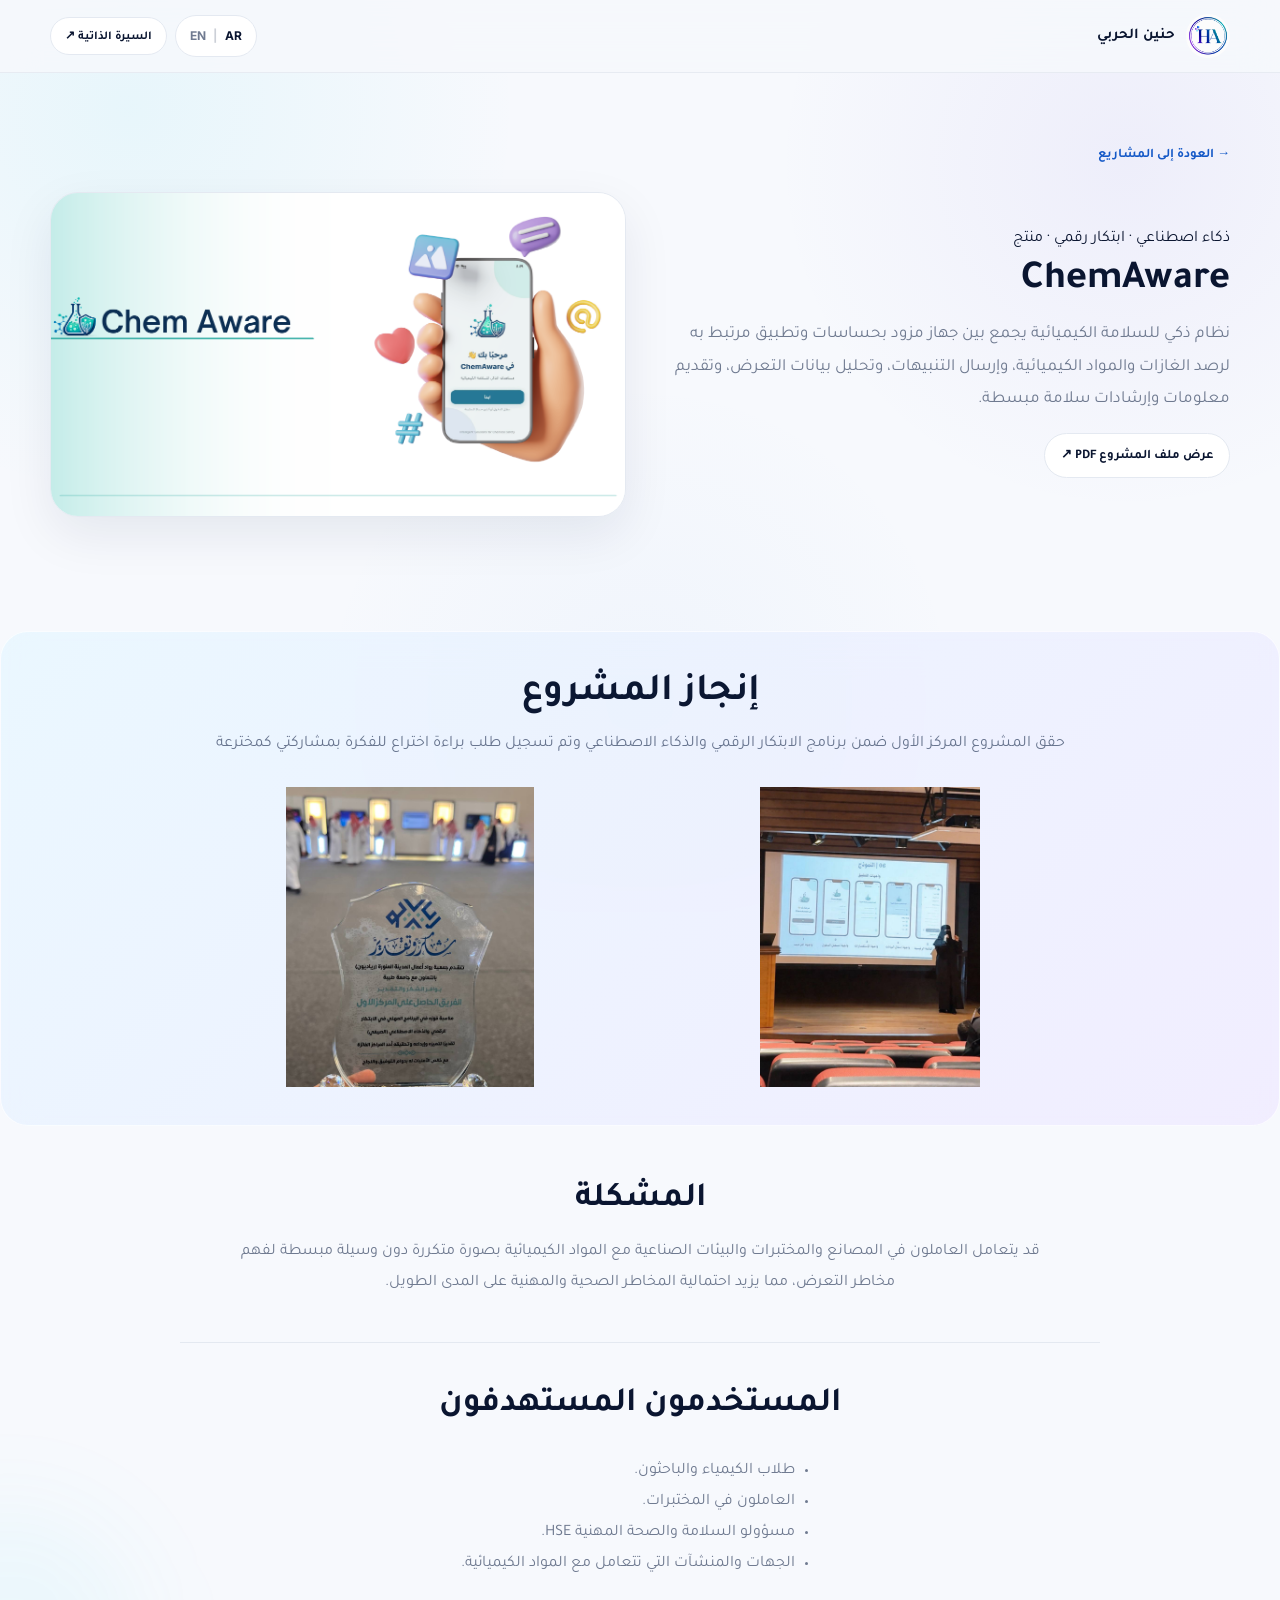
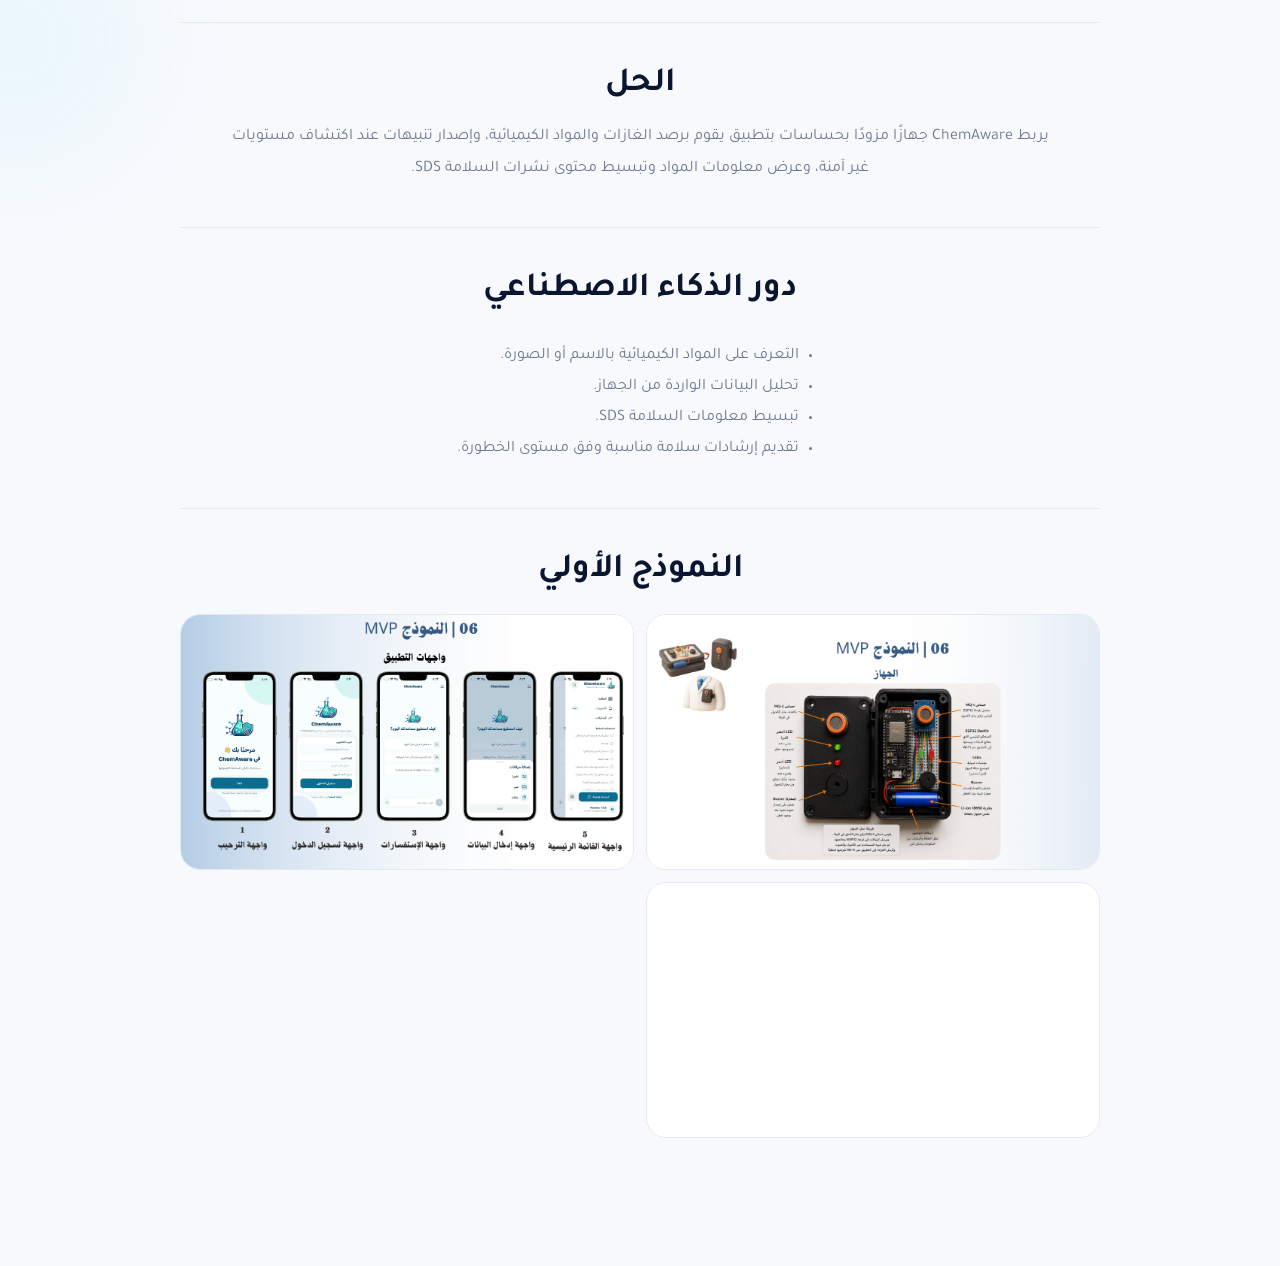
<file: project-chemaware-ar.html>
<!doctype html><html lang="ar" dir="rtl"><head><meta charset="utf-8"><meta name="viewport" content="width=device-width,initial-scale=1"><title>ChemAware | حنين الحربي</title><link rel="icon" href="assets/images/ha-logo.png" type="image/png">
<link rel="preconnect" href="https://fonts.googleapis.com">
<link rel="preconnect" href="https://fonts.gstatic.com" crossorigin>
<link rel="stylesheet" href="https://fonts.googleapis.com/css2?family=Tajawal:wght@400;500;600;700;800&family=Inter:wght@400;500;600;700&display=swap">
<meta name="theme-color" content="#0a1530">
<link rel="stylesheet" href="styles.css"></head><body>
<header class="site-header"><div class="container nav"><a class="brand" href="index-ar.html"><img src="assets/images/ha-logo.png"><strong>حنين الحربي</strong></a><div class="nav-actions"><a class="language-switch" href="project-chemaware-en.html" aria-label="Language switch"><span class="active">AR</span><span class="sep">|</span><span class="">EN</span></a><a class="nav-cv" href="assets/Hanin_Ali_Alharbi_CV_AR.pdf" target="_blank" rel="noopener noreferrer">السيرة الذاتية ↗</a></div></div></header>
<main><section class="project-hero"><div class="container"><a class="back-link" href="index.html#projects">→ العودة إلى المشاريع</a><div class="project-hero-grid"><div data-reveal><div class="kicker">ذكاء اصطناعي · ابتكار رقمي · منتج</div><h1>ChemAware</h1><p>نظام ذكي للسلامة الكيميائية يجمع بين جهاز مزود بحساسات وتطبيق مرتبط به لرصد الغازات والمواد الكيميائية، وإرسال التنبيهات، وتحليل بيانات التعرض، وتقديم معلومات وإرشادات سلامة مبسطة.</p><div class="resource-row"><a class="resource" target="_blank" rel="noopener noreferrer" href="assets/ChemAware_Project.pdf">عرض ملف المشروع PDF ↗</a></div></div><div class="project-cover" data-reveal><img src="assets/images/chemaware/cover.png" alt="ChemAware"></div></div>
</div></section>
<section class="project-achievement">
  <div class="achievement-content">
   
    <h2>إنجاز المشروع</h2>

    <p>
      حقق المشروع المركز الأول ضمن برنامج الابتكار الرقمي والذكاء الاصطناعي
      وتم تسجيل طلب براءة اختراع للفكرة بمشاركتي كمخترعة
    </p>

   <div class="achievement-gallery">
  <div class="achievement-image">
    <img src="assets/images/chemaware-achievement-1.jpg" alt="">
  </div>

  <div class="achievement-image">
    <img src="assets/images/chemaware-achievement-2.jpg" alt="">
  </div>
</div>
  </div>
</section>
<section class="section project-detail-section"><div class="container"><div class="detail-content detail-content-centered">
<section id="problem"><h2>المشكلة</h2><p>قد يتعامل العاملون في المصانع والمختبرات والبيئات الصناعية مع المواد الكيميائية بصورة متكررة دون وسيلة مبسطة لفهم مخاطر التعرض، مما يزيد احتمالية المخاطر الصحية والمهنية على المدى الطويل.</p></section>
<section id="users"><h2>المستخدمون المستهدفون</h2><ul><li>طلاب الكيمياء والباحثون.</li><li>العاملون في المختبرات.</li><li>مسؤولو السلامة والصحة المهنية HSE.</li><li>الجهات والمنشآت التي تتعامل مع المواد الكيميائية.</li></ul></section>
<section id="solution"><h2>الحل</h2><p>يربط ChemAware جهازًا مزودًا بحساسات بتطبيق يقوم برصد الغازات والمواد الكيميائية، وإصدار تنبيهات عند اكتشاف مستويات غير آمنة، وعرض معلومات المواد وتبسيط محتوى نشرات السلامة SDS.</p></section>
<section id="ai"><h2>دور الذكاء الاصطناعي</h2><ul><li>التعرف على المواد الكيميائية بالاسم أو الصورة.</li><li>تحليل البيانات الواردة من الجهاز.</li><li>تبسيط معلومات السلامة SDS.</li><li>تقديم إرشادات سلامة مناسبة وفق مستوى الخطورة.</li></ul></section>
<section id="mvp"><h2>النموذج الأولي</h2><div class="media-grid"><img loading="lazy" decoding="async" src="assets/images/chemaware/mvp-1.png" alt="نموذج الجهاز"><img loading="lazy" decoding="async" src="assets/images/chemaware/mvp-2.png" alt="واجهات التطبيق"><img loading="lazy" decoding="async" src="assets/images/chemaware/mvp-3.png" alt="واجهات التطبيق"></div></section>
</div></div></section></main><script src="script.js"></script></body></html>
</file>
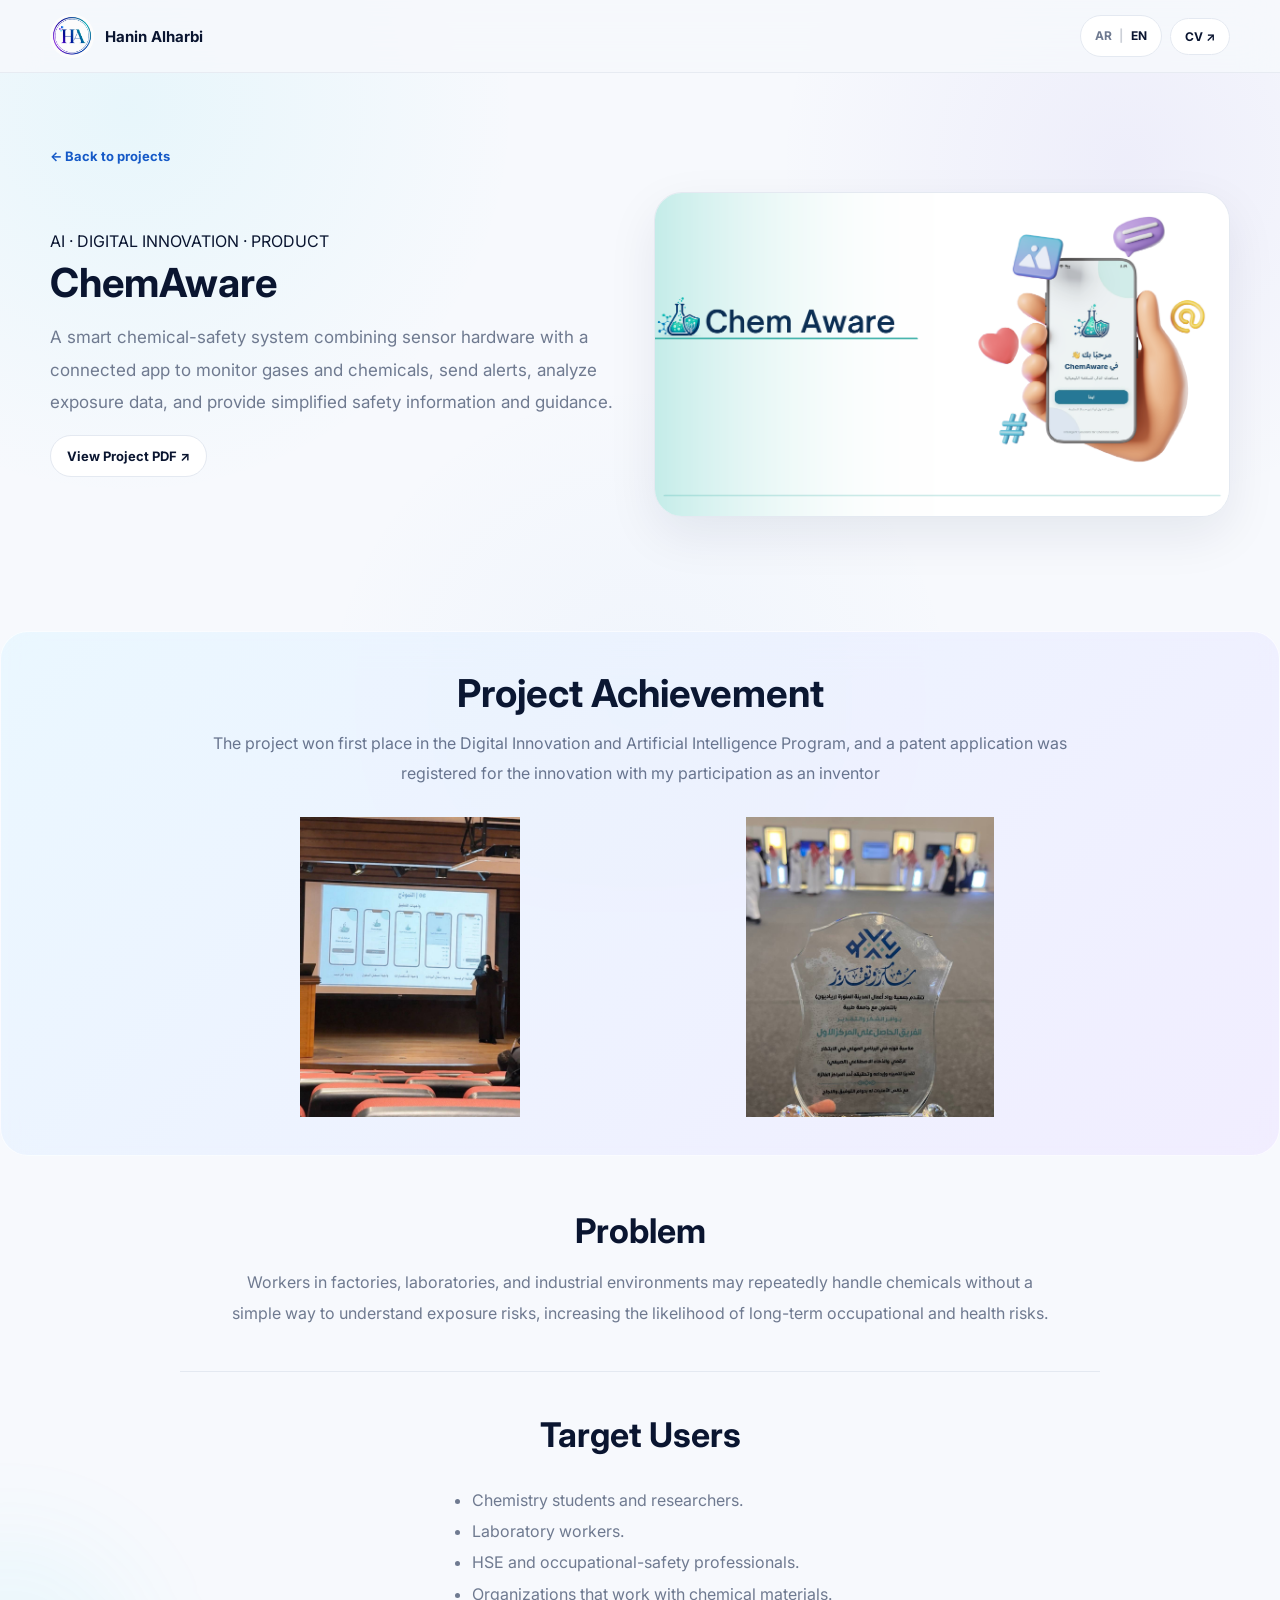
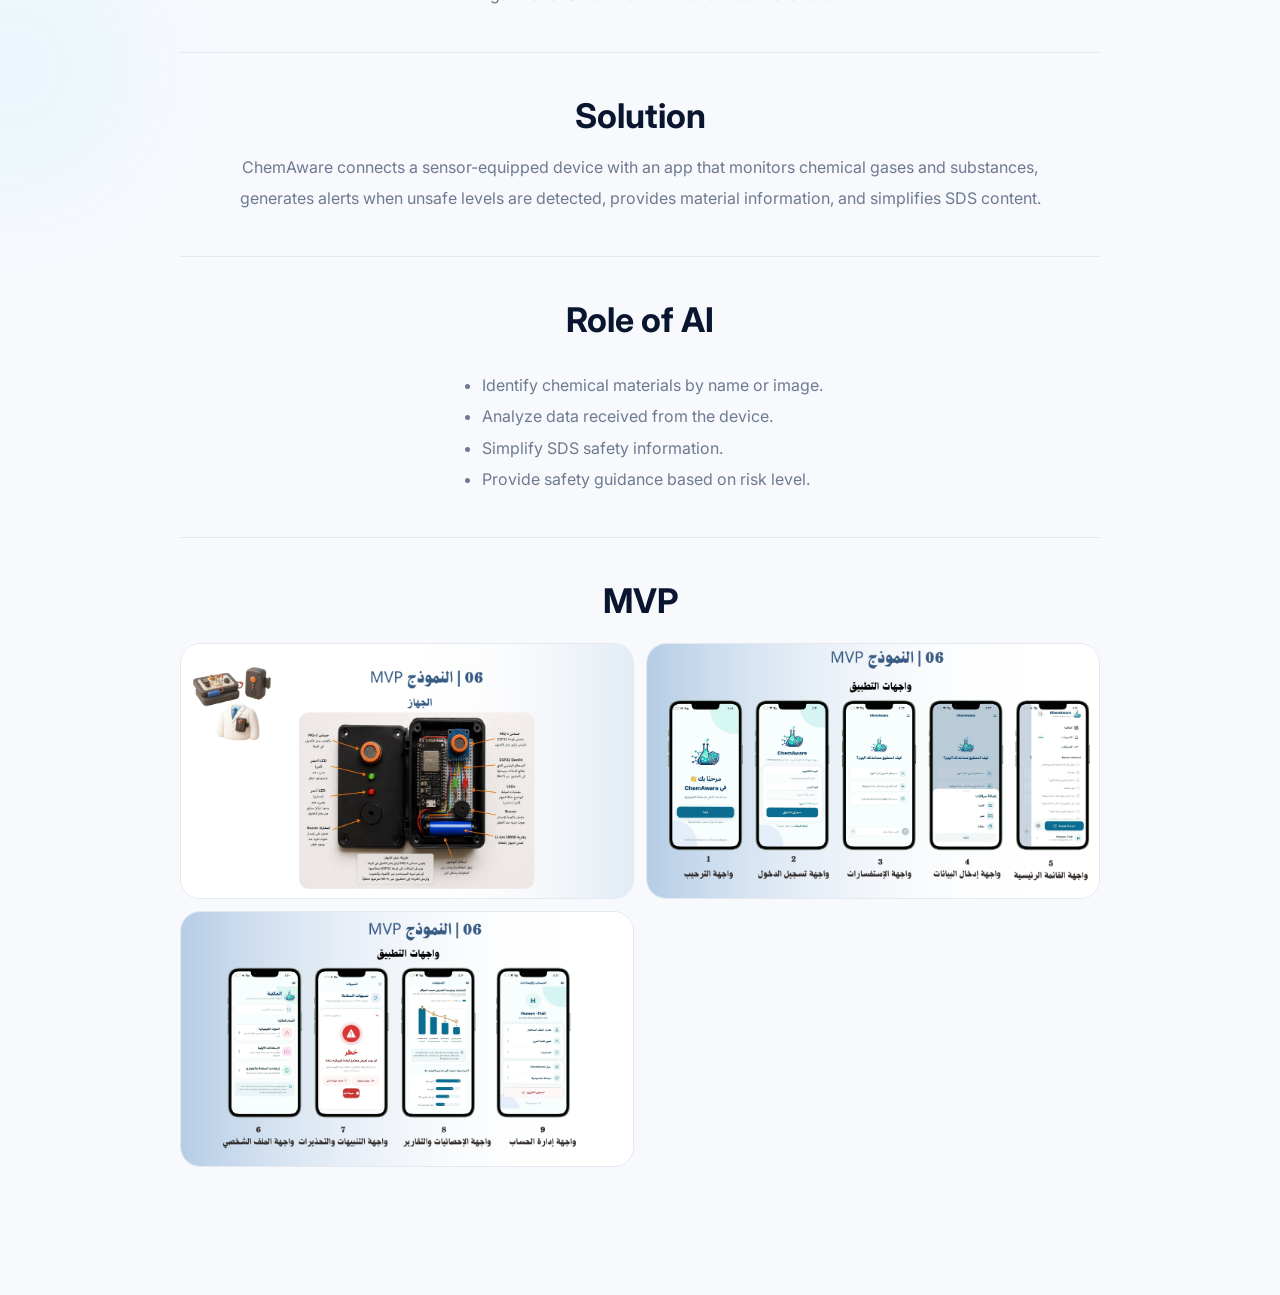
<file: project-chemaware-en.html>
<!doctype html><html lang="en" dir="ltr"><head><meta charset="utf-8"><meta name="viewport" content="width=device-width,initial-scale=1"><title>ChemAware | Hanin Alharbi</title><link rel="icon" href="assets/images/ha-logo.png" type="image/png">
<link rel="preconnect" href="https://fonts.googleapis.com">
<link rel="preconnect" href="https://fonts.gstatic.com" crossorigin>
<link rel="stylesheet" href="https://fonts.googleapis.com/css2?family=Tajawal:wght@400;500;600;700;800&family=Inter:wght@400;500;600;700&display=swap">
<meta name="theme-color" content="#0a1530">
<link rel="stylesheet" href="styles.css"></head><body>
<header class="site-header"><div class="container nav"><a class="brand" href="index.html"><img src="assets/images/ha-logo.png"><strong>Hanin Alharbi</strong></a><div class="nav-actions"><a class="language-switch" href="project-chemaware-ar.html" aria-label="Language switch"><span class="">AR</span><span class="sep">|</span><span class="active">EN</span></a><a class="nav-cv" href="assets/Hanin_Ali_Alharbi_CV_EN.pdf" target="_blank" rel="noopener noreferrer">CV ↗</a></div></div></header>
<main><section class="project-hero"><div class="container"><a class="back-link" href="index-en.html#projects">← Back to projects</a><div class="project-hero-grid"><div data-reveal><div class="kicker">AI · DIGITAL INNOVATION · PRODUCT</div><h1>ChemAware</h1><p>A smart chemical-safety system combining sensor hardware with a connected app to monitor gases and chemicals, send alerts, analyze exposure data, and provide simplified safety information and guidance.</p><div class="resource-row"><a class="resource" target="_blank" rel="noopener noreferrer" href="assets/ChemAware_Project.pdf">View Project PDF ↗</a></div></div><div class="project-cover" data-reveal><img src="assets/images/chemaware/cover.png" alt="ChemAware"></div></div>
</div></section>
<section class="project-achievement">
  <div class="achievement-content">
    
    <h2>Project Achievement</h2>

    <p>
      The project won first place in the Digital Innovation and Artificial Intelligence Program,
      and a patent application was registered for the innovation with my participation as an inventor
    </p>

   <div class="achievement-gallery">
  <div class="achievement-image">
    <img src="assets/images/chemaware-achievement-1.jpg" alt="">
  </div>

  <div class="achievement-image">
    <img src="assets/images/chemaware-achievement-2.jpg" alt="">
  </div>
</div>
  </div>
</section>
<section class="section project-detail-section"><div class="container"><div class="detail-content detail-content-centered">
<section id="problem"><h2>Problem</h2><p>Workers in factories, laboratories, and industrial environments may repeatedly handle chemicals without a simple way to understand exposure risks, increasing the likelihood of long-term occupational and health risks.</p></section>
<section id="users"><h2>Target Users</h2><ul><li>Chemistry students and researchers.</li><li>Laboratory workers.</li><li>HSE and occupational-safety professionals.</li><li>Organizations that work with chemical materials.</li></ul></section>
<section id="solution"><h2>Solution</h2><p>ChemAware connects a sensor-equipped device with an app that monitors chemical gases and substances, generates alerts when unsafe levels are detected, provides material information, and simplifies SDS content.</p></section>
<section id="ai"><h2>Role of AI</h2><ul><li>Identify chemical materials by name or image.</li><li>Analyze data received from the device.</li><li>Simplify SDS safety information.</li><li>Provide safety guidance based on risk level.</li></ul></section>
<section id="mvp"><h2>MVP</h2><div class="media-grid"><img loading="lazy" decoding="async" src="assets/images/chemaware/mvp-1.png" alt="ChemAware hardware MVP"><img loading="lazy" decoding="async" src="assets/images/chemaware/mvp-2.png" alt="ChemAware app screens"><img loading="lazy" decoding="async" src="assets/images/chemaware/mvp-3.png" alt="ChemAware app screens"></div></section>
</div></div></section></main><script src="script.js"></script></body></html>
</file>
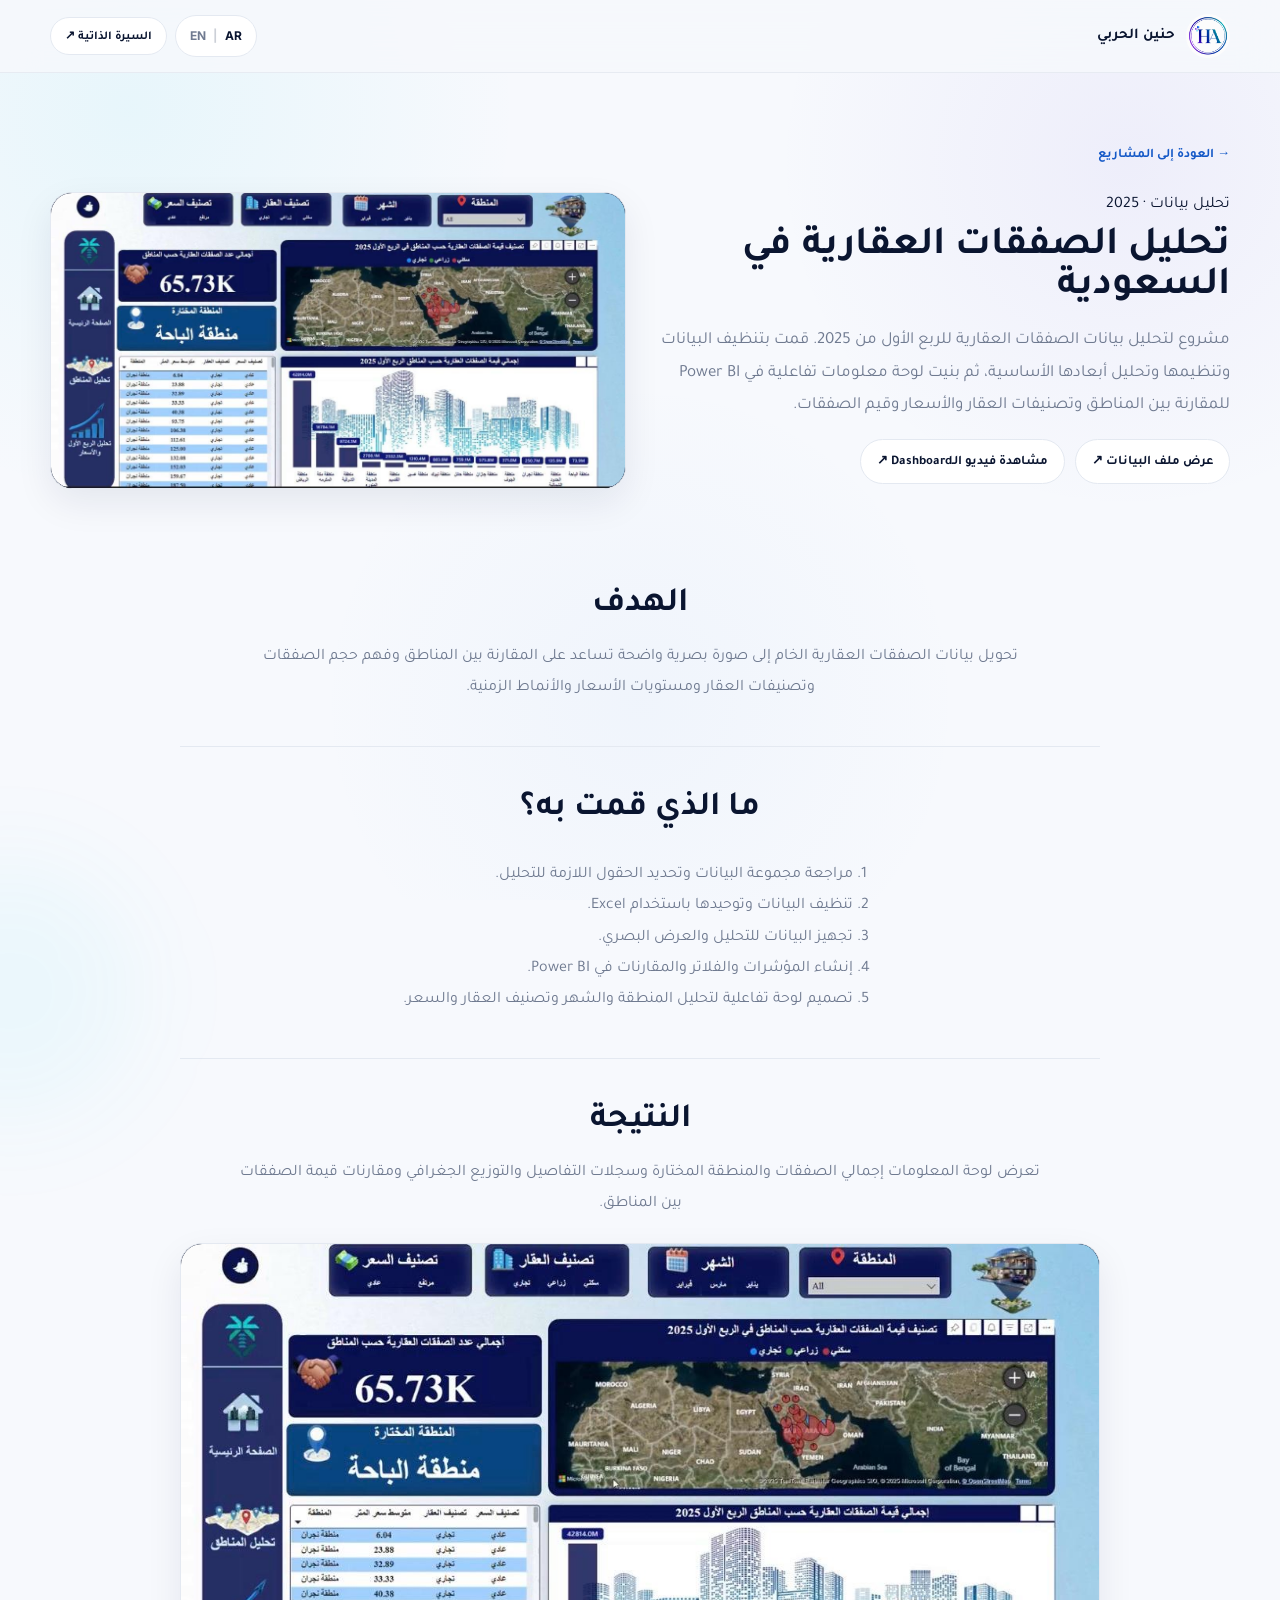
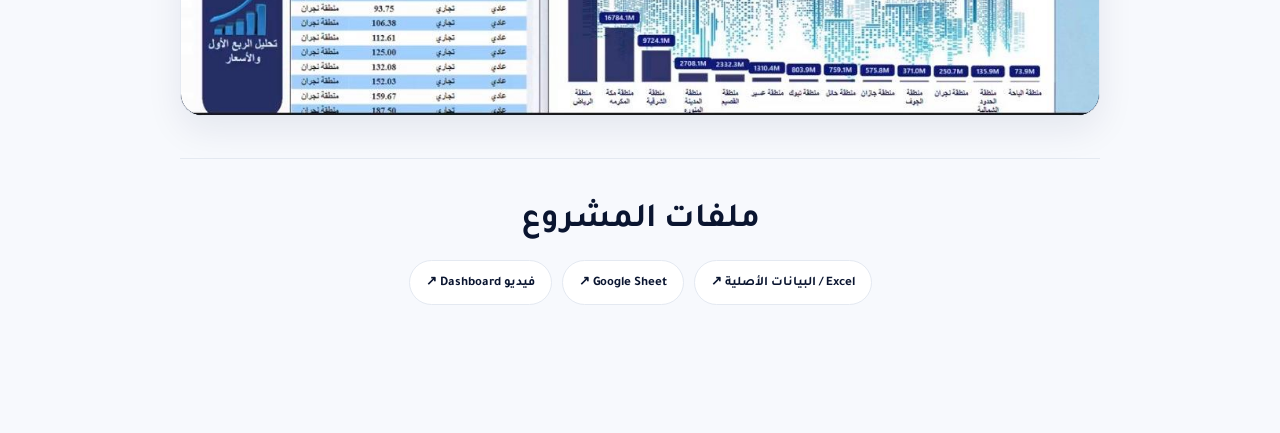
<file: project-real-estate-ar.html>
<!doctype html><html lang="ar" dir="rtl"><head><meta charset="utf-8"><meta name="viewport" content="width=device-width,initial-scale=1"><title>تحليل الصفقات العقارية | حنين الحربي</title><link rel="icon" href="assets/images/ha-logo.png" type="image/png">
<link rel="preconnect" href="https://fonts.googleapis.com">
<link rel="preconnect" href="https://fonts.gstatic.com" crossorigin>
<link rel="stylesheet" href="https://fonts.googleapis.com/css2?family=Tajawal:wght@400;500;600;700;800&family=Inter:wght@400;500;600;700&display=swap">
<meta name="theme-color" content="#0a1530">
<link rel="stylesheet" href="styles.css"></head><body>
<header class="site-header"><div class="container nav"><a class="brand" href="index-ar.html"><img src="assets/images/ha-logo.png"><strong>حنين الحربي</strong></a><div class="nav-actions"><a class="language-switch" href="project-real-estate-en.html" aria-label="Language switch"><span class="active">AR</span><span class="sep">|</span><span class="">EN</span></a><a class="nav-cv" href="assets/Hanin_Ali_Alharbi_CV_AR.pdf" target="_blank" rel="noopener noreferrer">السيرة الذاتية ↗</a></div></div></header>
<main><section class="project-hero"><div class="container"><a class="back-link" href="index.html#projects">→ العودة إلى المشاريع</a><div class="project-hero-grid"><div data-reveal><div class="kicker">تحليل بيانات · 2025</div><h1>تحليل الصفقات العقارية في السعودية</h1><p>مشروع لتحليل بيانات الصفقات العقارية للربع الأول من 2025. قمت بتنظيف البيانات وتنظيمها وتحليل أبعادها الأساسية، ثم بنيت لوحة معلومات تفاعلية في Power BI للمقارنة بين المناطق وتصنيفات العقار والأسعار وقيم الصفقات.</p><div class="resource-row"><a class="resource" target="_blank" rel="noopener noreferrer" href="https://docs.google.com/spreadsheets/d/15472d3d9ULhS4c-Y_HMuHWPDO8WJ7aSF/edit?usp=sharing&ouid=100399747092977598728&rtpof=true&sd=true">عرض ملف البيانات ↗</a><a class="resource" target="_blank" rel="noopener noreferrer" href="https://drive.google.com/open?id=1zUO5CMXjy6cBfomLb_iziB2nRW0GW0NU&usp=drive_copy">مشاهدة فيديو الـDashboard ↗</a></div></div><div class="project-cover project-cover-local-video" data-reveal><video autoplay muted loop playsinline preload="auto" poster="assets/images/real-estate-dashboard.png" aria-label="فيديو مشروع تحليل الصفقات العقارية"><source src="assets/videos/real-estate-dashboard.mp4" type="video/mp4"></video></div></div>
</div></section>
<section class="section project-detail-section"><div class="container"><div class="detail-content detail-content-centered">
<section id="goal"><h2>الهدف</h2><p>تحويل بيانات الصفقات العقارية الخام إلى صورة بصرية واضحة تساعد على المقارنة بين المناطق وفهم حجم الصفقات وتصنيفات العقار ومستويات الأسعار والأنماط الزمنية.</p></section>
<section id="process"><h2>ما الذي قمت به؟</h2><ol><li>مراجعة مجموعة البيانات وتحديد الحقول اللازمة للتحليل.</li><li>تنظيف البيانات وتوحيدها باستخدام Excel.</li><li>تجهيز البيانات للتحليل والعرض البصري.</li><li>إنشاء المؤشرات والفلاتر والمقارنات في Power BI.</li><li>تصميم لوحة تفاعلية لتحليل المنطقة والشهر وتصنيف العقار والسعر.</li></ol></section>
<section id="dashboard"><h2>النتيجة</h2><p>تعرض لوحة المعلومات إجمالي الصفقات والمنطقة المختارة وسجلات التفاصيل والتوزيع الجغرافي ومقارنات قيمة الصفقات بين المناطق.</p><div class="project-result-video"><video autoplay muted loop playsinline preload="auto" poster="assets/images/real-estate-dashboard.png" aria-label="فيديو مشروع تحليل الصفقات العقارية"><source src="assets/videos/real-estate-dashboard.mp4" type="video/mp4"></video></div></section>
<section id="resources"><h2>ملفات المشروع</h2><div class="resource-row"><a class="resource" target="_blank" rel="noopener noreferrer" href="https://drive.google.com/open?id=15472d3d9ULhS4c-Y_HMuHWPDO8WJ7aSF&usp=drive_copy">Excel / البيانات الأصلية ↗</a><a class="resource" target="_blank" rel="noopener noreferrer" href="https://docs.google.com/spreadsheets/d/15472d3d9ULhS4c-Y_HMuHWPDO8WJ7aSF/edit?usp=sharing&ouid=100399747092977598728&rtpof=true&sd=true">Google Sheet ↗</a><a class="resource" target="_blank" rel="noopener noreferrer" href="https://drive.google.com/open?id=1zUO5CMXjy6cBfomLb_iziB2nRW0GW0NU&usp=drive_copy">فيديو Dashboard ↗</a></div></section>
</div></div></section></main><script src="script.js"></script></body></html>
</file>
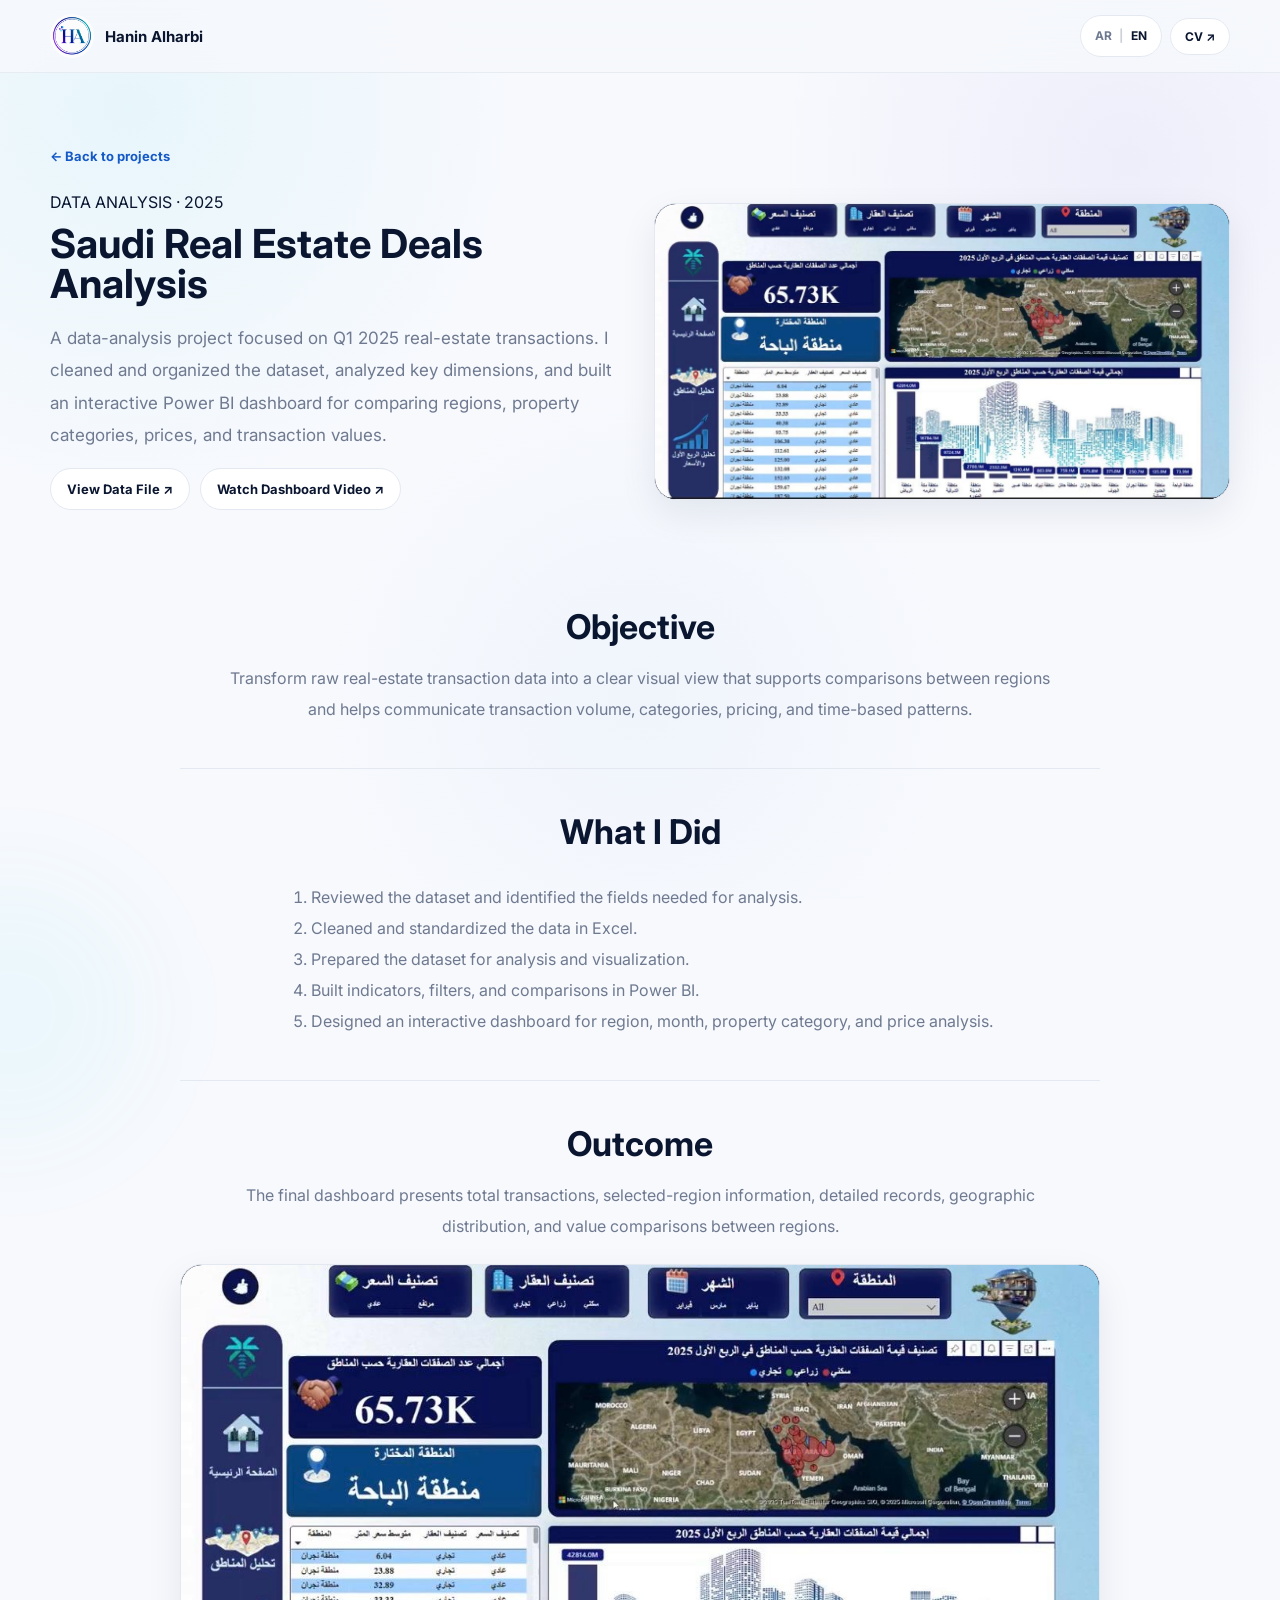
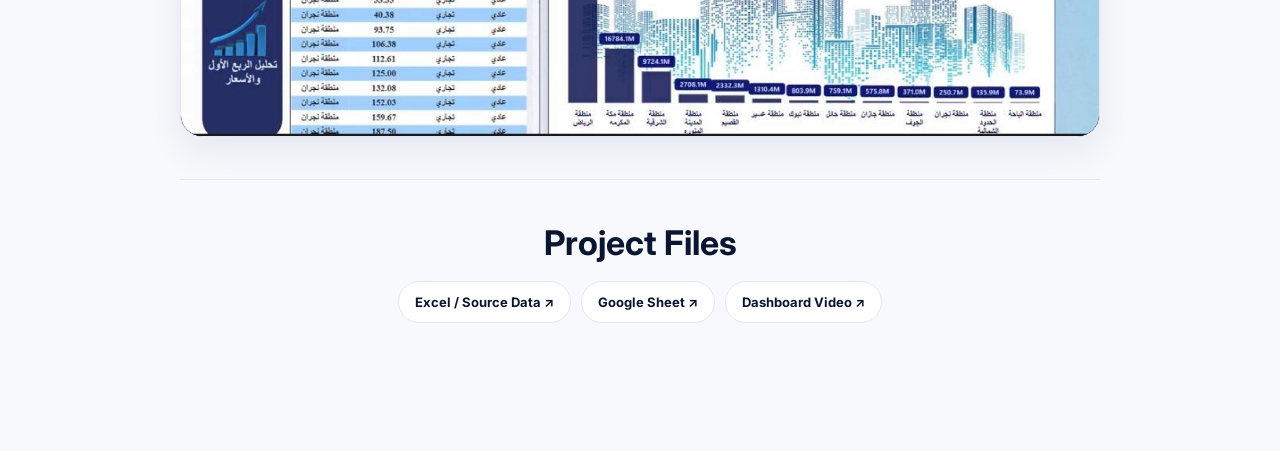
<file: project-real-estate-en.html>
<!doctype html><html lang="en" dir="ltr"><head><meta charset="utf-8"><meta name="viewport" content="width=device-width,initial-scale=1"><title>Saudi Real Estate Analysis | Hanin Alharbi</title><link rel="icon" href="assets/images/ha-logo.png" type="image/png">
<link rel="preconnect" href="https://fonts.googleapis.com">
<link rel="preconnect" href="https://fonts.gstatic.com" crossorigin>
<link rel="stylesheet" href="https://fonts.googleapis.com/css2?family=Tajawal:wght@400;500;600;700;800&family=Inter:wght@400;500;600;700&display=swap">
<meta name="theme-color" content="#0a1530">
<link rel="stylesheet" href="styles.css"></head><body>
<header class="site-header"><div class="container nav"><a class="brand" href="index.html"><img src="assets/images/ha-logo.png"><strong>Hanin Alharbi</strong></a><div class="nav-actions"><a class="language-switch" href="project-real-estate-ar.html" aria-label="Language switch"><span class="">AR</span><span class="sep">|</span><span class="active">EN</span></a><a class="nav-cv" href="assets/Hanin_Ali_Alharbi_CV_EN.pdf" target="_blank" rel="noopener noreferrer">CV ↗</a></div></div></header>
<main><section class="project-hero"><div class="container"><a class="back-link" href="index-en.html#projects">← Back to projects</a><div class="project-hero-grid"><div data-reveal><div class="kicker">DATA ANALYSIS · 2025</div><h1>Saudi Real Estate Deals Analysis</h1><p>A data-analysis project focused on Q1 2025 real-estate transactions. I cleaned and organized the dataset, analyzed key dimensions, and built an interactive Power BI dashboard for comparing regions, property categories, prices, and transaction values.</p><div class="resource-row"><a class="resource" target="_blank" rel="noopener noreferrer" href="https://docs.google.com/spreadsheets/d/15472d3d9ULhS4c-Y_HMuHWPDO8WJ7aSF/edit?usp=sharing&ouid=100399747092977598728&rtpof=true&sd=true">View Data File ↗</a><a class="resource" target="_blank" rel="noopener noreferrer" href="https://drive.google.com/open?id=1zUO5CMXjy6cBfomLb_iziB2nRW0GW0NU&usp=drive_copy">Watch Dashboard Video ↗</a></div></div><div class="project-cover project-cover-local-video" data-reveal><video autoplay muted loop playsinline preload="auto" poster="assets/images/real-estate-dashboard.png" aria-label="Saudi real estate dashboard project video"><source src="assets/videos/real-estate-dashboard.mp4" type="video/mp4"></video></div></div>
</div></section>
<section class="section project-detail-section"><div class="container"><div class="detail-content detail-content-centered">
<section id="goal"><h2>Objective</h2><p>Transform raw real-estate transaction data into a clear visual view that supports comparisons between regions and helps communicate transaction volume, categories, pricing, and time-based patterns.</p></section>
<section id="process"><h2>What I Did</h2><ol><li>Reviewed the dataset and identified the fields needed for analysis.</li><li>Cleaned and standardized the data in Excel.</li><li>Prepared the dataset for analysis and visualization.</li><li>Built indicators, filters, and comparisons in Power BI.</li><li>Designed an interactive dashboard for region, month, property category, and price analysis.</li></ol></section>
<section id="dashboard"><h2>Outcome</h2><p>The final dashboard presents total transactions, selected-region information, detailed records, geographic distribution, and value comparisons between regions.</p><div class="project-result-video"><video autoplay muted loop playsinline preload="auto" poster="assets/images/real-estate-dashboard.png" aria-label="Saudi real estate dashboard project video"><source src="assets/videos/real-estate-dashboard.mp4" type="video/mp4"></video></div></section>
<section id="resources"><h2>Project Files</h2><div class="resource-row"><a class="resource" target="_blank" rel="noopener noreferrer" href="https://drive.google.com/open?id=15472d3d9ULhS4c-Y_HMuHWPDO8WJ7aSF&usp=drive_copy">Excel / Source Data ↗</a><a class="resource" target="_blank" rel="noopener noreferrer" href="https://docs.google.com/spreadsheets/d/15472d3d9ULhS4c-Y_HMuHWPDO8WJ7aSF/edit?usp=sharing&ouid=100399747092977598728&rtpof=true&sd=true">Google Sheet ↗</a><a class="resource" target="_blank" rel="noopener noreferrer" href="https://drive.google.com/open?id=1zUO5CMXjy6cBfomLb_iziB2nRW0GW0NU&usp=drive_copy">Dashboard Video ↗</a></div></section>
</div></div></section></main><script src="script.js"></script></body></html>
</file>
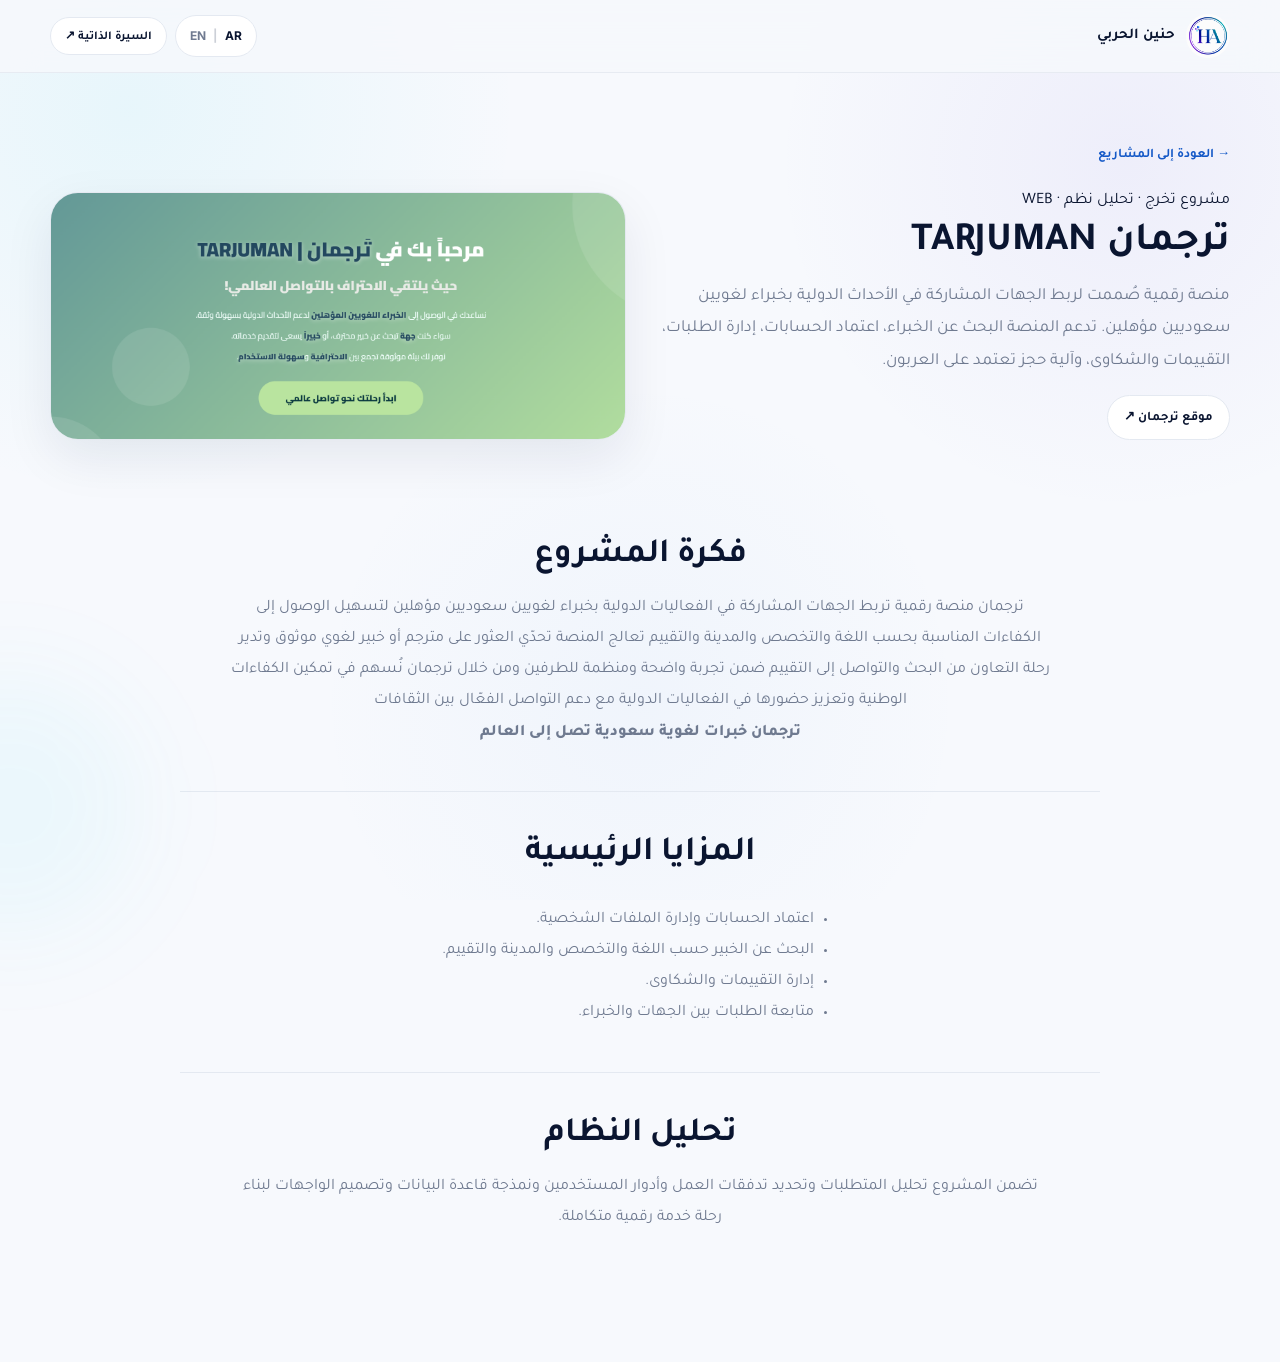
<file: project-tarjuman-ar.html>
<!doctype html><html lang="ar" dir="rtl"><head><meta charset="utf-8"><meta name="viewport" content="width=device-width,initial-scale=1"><title>ترجمان | حنين الحربي</title><link rel="icon" href="assets/images/ha-logo.png" type="image/png">
<link rel="preconnect" href="https://fonts.googleapis.com">
<link rel="preconnect" href="https://fonts.gstatic.com" crossorigin>
<link rel="stylesheet" href="https://fonts.googleapis.com/css2?family=Tajawal:wght@400;500;600;700;800&family=Inter:wght@400;500;600;700&display=swap">
<meta name="theme-color" content="#0a1530">
<link rel="stylesheet" href="styles.css"></head><body>
<header class="site-header"><div class="container nav"><a class="brand" href="index-ar.html"><img src="assets/images/ha-logo.png"><strong>حنين الحربي</strong></a><div class="nav-actions"><a class="language-switch" href="project-tarjuman-en.html" aria-label="Language switch"><span class="active">AR</span><span class="sep">|</span><span class="">EN</span></a><a class="nav-cv" href="assets/Hanin_Ali_Alharbi_CV_AR.pdf" target="_blank" rel="noopener noreferrer">السيرة الذاتية ↗</a></div></div></header>
<main><section class="project-hero"><div class="container"><a class="back-link" href="index-ar.html#projects">→ العودة إلى المشاريع</a><div class="project-hero-grid"><div data-reveal><div class="kicker">مشروع تخرج · تحليل نظم · WEB</div><h1>ترجمان TARJUMAN</h1><p>منصة رقمية صُممت لربط الجهات المشاركة في الأحداث الدولية بخبراء لغويين سعوديين مؤهلين. تدعم المنصة البحث عن الخبراء، اعتماد الحسابات، إدارة الطلبات، التقييمات والشكاوى، وآلية حجز تعتمد على العربون.</p><div class="resource-row"><a class="resource" href="https://tarjuman-demo.lovestoblog.com/" target="_blank" rel="noopener noreferrer">موقع ترجمان ↗</a></div></div><div class="project-cover project-cover-real" data-reveal><img src="assets/images/tarjuman-home.png" alt="TARJUMAN interface"></div></div></div>
</section>
<section class="section project-detail-section"><div class="container"><div class="detail-content detail-content-centered">
<section id="idea"><h2>فكرة المشروع</h2><p>ترجمان منصة رقمية تربط الجهات المشاركة في الفعاليات الدولية بخبراء لغويين سعوديين مؤهلين لتسهيل الوصول إلى الكفاءات المناسبة بحسب اللغة والتخصص والمدينة والتقييم تعالج المنصة تحدّي العثور على مترجم أو خبير لغوي موثوق وتدير رحلة التعاون من البحث والتواصل إلى التقييم ضمن تجربة واضحة ومنظمة للطرفين ومن خلال ترجمان نُسهم في تمكين الكفاءات الوطنية وتعزيز حضورها في الفعاليات الدولية مع دعم التواصل الفعّال بين الثقافات</p><p class="project-tagline">ترجمان خبرات لغوية سعودية تصل إلى العالم</p></section>

<section id="features"><h2>المزايا الرئيسية</h2><ul><li>اعتماد الحسابات وإدارة الملفات الشخصية.</li><li>البحث عن الخبير حسب اللغة والتخصص والمدينة والتقييم.</li><li>إدارة التقييمات والشكاوى.</li><li>متابعة الطلبات بين الجهات والخبراء.</li></ul></section>
<section id="analysis"><h2>تحليل النظام</h2><p>تضمن المشروع تحليل المتطلبات وتحديد تدفقات العمل وأدوار المستخدمين ونمذجة قاعدة البيانات وتصميم الواجهات لبناء رحلة خدمة رقمية متكاملة.</p></section>
</div></div></section></main><script src="script.js"></script></body></html>
</file>
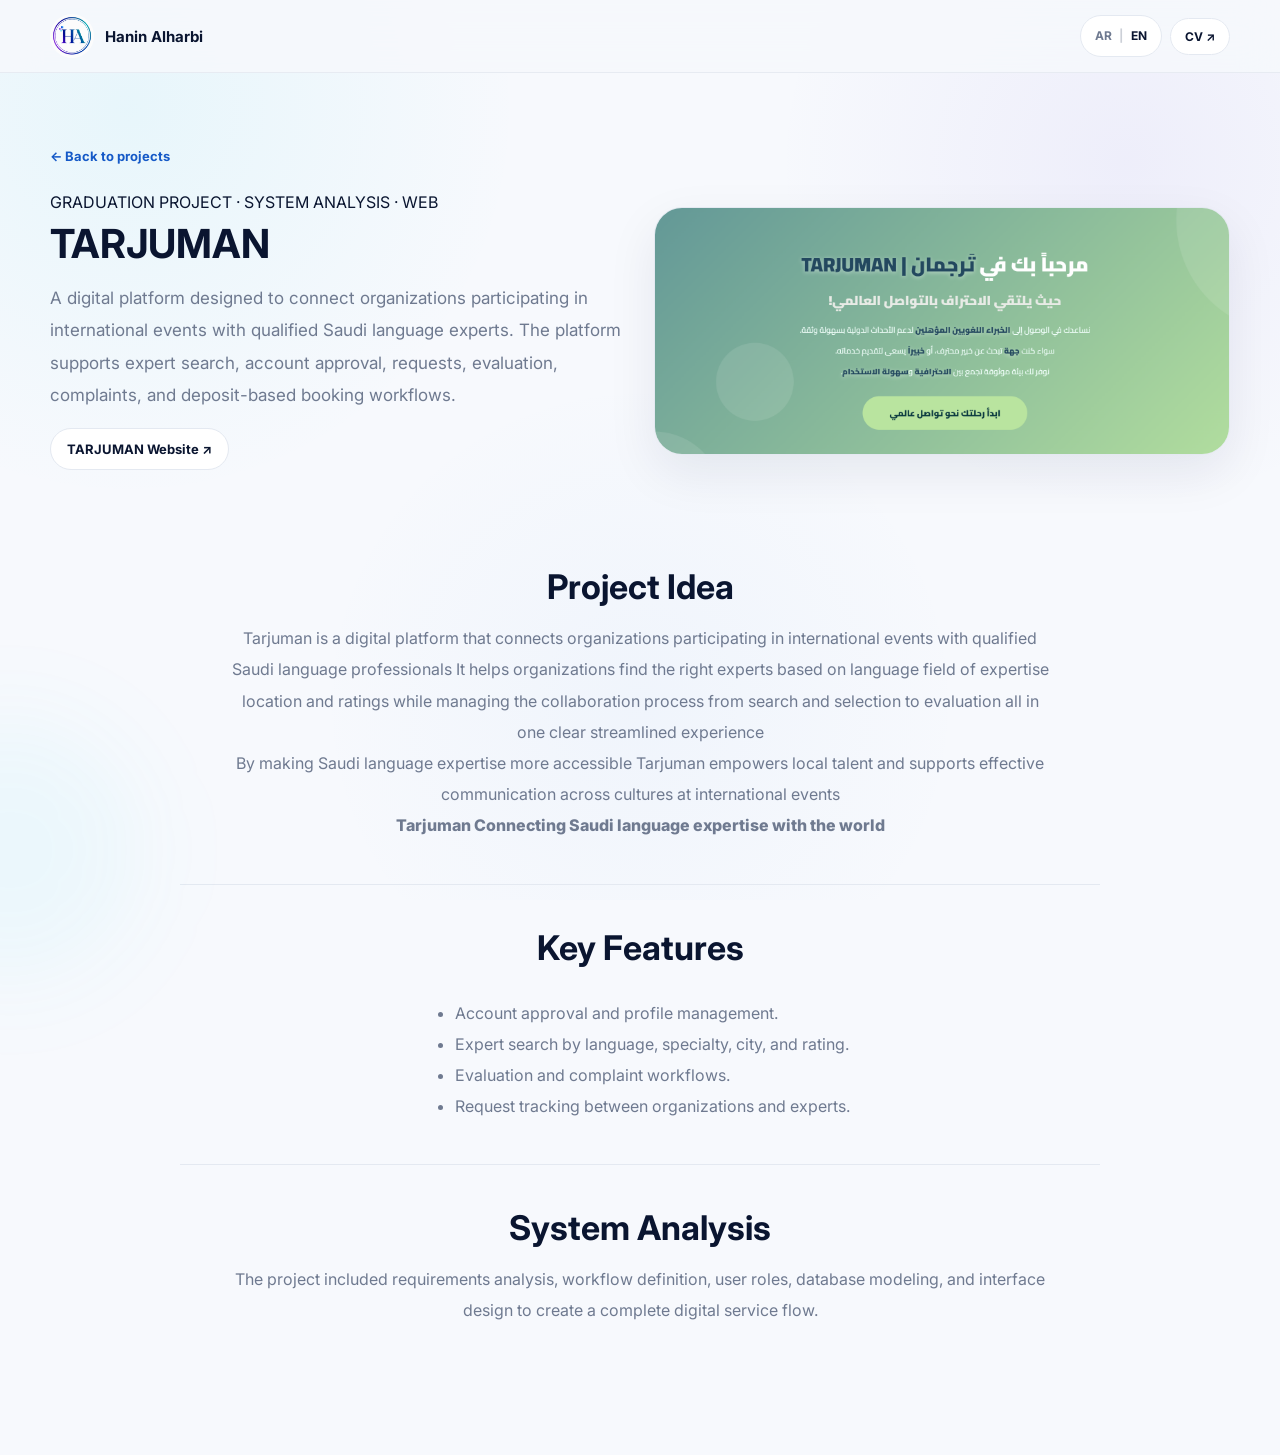
<file: project-tarjuman-en.html>
<!doctype html><html lang="en" dir="ltr"><head><meta charset="utf-8"><meta name="viewport" content="width=device-width,initial-scale=1"><title>TARJUMAN | Hanin Alharbi</title><link rel="icon" href="assets/images/ha-logo.png" type="image/png">
<link rel="preconnect" href="https://fonts.googleapis.com">
<link rel="preconnect" href="https://fonts.gstatic.com" crossorigin>
<link rel="stylesheet" href="https://fonts.googleapis.com/css2?family=Tajawal:wght@400;500;600;700;800&family=Inter:wght@400;500;600;700&display=swap">
<meta name="theme-color" content="#0a1530">
<link rel="stylesheet" href="styles.css"></head><body>
<header class="site-header"><div class="container nav"><a class="brand" href="index.html"><img src="assets/images/ha-logo.png"><strong>Hanin Alharbi</strong></a><div class="nav-actions"><a class="language-switch" href="project-tarjuman-ar.html" aria-label="Language switch"><span class="">AR</span><span class="sep">|</span><span class="active">EN</span></a><a class="nav-cv" href="assets/Hanin_Ali_Alharbi_CV_EN.pdf" target="_blank" rel="noopener noreferrer">CV ↗</a></div></div></header>
<main><section class="project-hero"><div class="container"><a class="back-link" href="index.html#projects">← Back to projects</a><div class="project-hero-grid"><div data-reveal><div class="kicker">GRADUATION PROJECT · SYSTEM ANALYSIS · WEB</div><h1>TARJUMAN</h1><p>A digital platform designed to connect organizations participating in international events with qualified Saudi language experts. The platform supports expert search, account approval, requests, evaluation, complaints, and deposit-based booking workflows.</p><div class="resource-row"><a class="resource" href="https://tarjuman-demo.lovestoblog.com/" target="_blank" rel="noopener noreferrer">TARJUMAN Website ↗</a></div></div><div class="project-cover project-cover-real" data-reveal><img src="assets/images/tarjuman-home.png" alt="TARJUMAN interface"></div></div></div>
</section>
<section class="section project-detail-section"><div class="container"><div class="detail-content detail-content-centered">
<section id="idea"><h2>Project Idea</h2><p>Tarjuman is a digital platform that connects organizations participating in international events with qualified Saudi language professionals It helps organizations find the right experts based on language field of expertise location and ratings while managing the collaboration process from search and selection to evaluation all in one clear streamlined experience</p><p>By making Saudi language expertise more accessible Tarjuman empowers local talent and supports effective communication across cultures at international events</p><p class="project-tagline">Tarjuman Connecting Saudi language expertise with the world</p></section>

<section id="features"><h2>Key Features</h2><ul><li>Account approval and profile management.</li><li>Expert search by language, specialty, city, and rating.</li><li>Evaluation and complaint workflows.</li><li>Request tracking between organizations and experts.</li></ul></section>
<section id="analysis"><h2>System Analysis</h2><p>The project included requirements analysis, workflow definition, user roles, database modeling, and interface design to create a complete digital service flow.</p></section>
</div></div></section></main><script src="script.js"></script></body></html>
</file>
<file: styles.css>
/* ==========================================================================
   Hanin Ali Alharbi — Portfolio Stylesheet
   Organized sections:
   1. Reset & tokens           5. About / Expertise       9.  Certificates
   2. Layout & Header          6. Projects                10. Contact / Footer
   3. Hero                     7. Experience              11. Project detail pages
   4. Sections (generic)       8. Skills                  12. Responsive
   ========================================================================== */

/* 1. Reset & tokens ---------------------------------------------------------
   Fonts are loaded via <link> in <head> (Tajawal for Arabic, Inter for
   English) instead of @import, so the browser fetches them in parallel with
   the page instead of waiting for this stylesheet to load first. */
*{box-sizing:border-box}
html{scroll-behavior:smooth}
body{margin:0;-webkit-font-smoothing:antialiased;text-rendering:optimizeLegibility}
a{text-decoration:none;color:inherit}
img{display:block;max-width:100%}
ul,ol{margin:0}
button{font:inherit}

:root{
  --ink:#0a1530;
  --navy:#111d48;
  --blue:#1559c7;
  --cyan:#26cfe4;
  --violet:#7136dc;
  --paper:#f6f8fc;
  --white:#ffffff;
  --muted:#6f7a90;
  --line:#e4e9f1;
  --shadow:0 18px 50px rgba(12,31,67,.08);
  --font-ar:"Tajawal",Tahoma,Arial,sans-serif;
  --font-en:"Inter","Segoe UI",Arial,sans-serif;
}
html[lang="ar"] body{font-family:var(--font-ar)}
html[lang="en"] body{font-family:var(--font-en)}
html[dir="ltr"] body{direction:ltr;text-align:left}
html[dir="rtl"] body{direction:rtl;text-align:right}

body{
  background:
    radial-gradient(circle at 12% 18%,rgba(38,207,228,.08),transparent 24%),
    radial-gradient(circle at 88% 34%,rgba(113,54,220,.07),transparent 22%),
    var(--paper);
  color:var(--ink);
}

.project-achievement{
  margin-top:72px;
}

.achievement-content{
  padding:38px;
  border:1px solid rgba(255,255,255,.7);
  border-radius:28px;
  background:
    linear-gradient(
      135deg,
      rgba(230,246,255,.75),
      rgba(239,233,255,.75)
    );
  backdrop-filter:blur(18px);
  -webkit-backdrop-filter:blur(18px);
}

.achievement-label{
  display:inline-block;
  margin-bottom:10px;
  font-size:14px;
  font-weight:700;
  color:#2563eb;
}

.achievement-content h2{
  margin:0 0 14px;
  font-size:clamp(28px,3vw,42px);
  color:#0b1732;
}

.achievement-content p{
  margin:0;
  max-width:900px;
  font-size:16px;
  line-height:1.9;
  color:#68758f;
}

.achievement-gallery{
  display:grid;
  grid-template-columns:repeat(2,1fr);
  gap:20px;
  max-width:900px;
  margin:28px auto 0;
}

.achievement-image{
  border-radius:32px;
  overflow:hidden;
  background:transparent;
}

.achievement-image img{
  width:100%;
  height:300px;
  object-fit:contain;
  display:block;
}

.achievement-content{
  text-align:center;
}

.achievement-content h2{
  text-align:center;
  margin:0 0 12px;
}

.achievement-content p{
  margin:0 auto;
  max-width:900px;
  text-align:center;
  line-height:1.9;
}

@media (max-width:768px){
  .achievement-content{
    padding:24px;
  }

  .achievement-gallery{
    grid-template-columns:1fr;
  }

  .achievement-gallery img{
    height:auto;
  }
}

.container{width:min(1180px,calc(100% - 42px));margin:auto}

[data-reveal]{opacity:0;transform:translateY(18px);transition:.65s cubic-bezier(.22,1,.36,1)}
[data-reveal].visible{opacity:1;transform:none}
@media(prefers-reduced-motion:reduce){
  [data-reveal]{opacity:1;transform:none;transition:none}
}

/* 2. Header / navigation ----------------------------------------------------*/
.site-header{
  position:sticky;top:0;z-index:40;padding:14px 0;
  background:rgba(246,248,252,.86);backdrop-filter:blur(18px);
  border-bottom:1px solid rgba(228,233,241,.8);
}
.nav{display:flex;align-items:center;justify-content:space-between;gap:18px}
.brand{display:flex;align-items:center;gap:11px}
.brand img{width:44px;height:44px;border-radius:50%;object-fit:cover}
.brand strong{font-size:15px}
.nav-links{display:flex;align-items:center;gap:24px;font-size:13px;font-weight:700}
.nav-links a:hover{color:var(--blue)}
.nav-actions{display:flex;align-items:center;gap:8px}

.nav-cv{font-size:12px;font-weight:700;padding:10px 14px;border:1px solid var(--line);border-radius:999px;background:#fff;transition:.25s ease}
.nav-cv:hover{transform:translateY(-1px);box-shadow:0 8px 20px rgba(13,35,75,.08)}

.language-switch{
  display:inline-flex;align-items:center;gap:7px;height:42px;padding:0 14px;
  border-radius:999px;border:1px solid var(--line);background:#fff;color:var(--muted);
  font:700 12px/1 Inter,"Segoe UI",Arial,sans-serif;letter-spacing:.02em;transition:.25s ease;
}
.language-switch .active{color:var(--ink)}
.language-switch .sep{opacity:.35}
.language-switch:hover{box-shadow:0 8px 20px rgba(13,35,75,.08);transform:translateY(-1px)}

.back-link{display:inline-flex;align-items:center;gap:8px;font-size:13px;font-weight:700;color:var(--blue);margin-bottom:28px}

/* 3. Hero --------------------------------------------------------------------*/
.hero{
  min-height:640px;position:relative;overflow:hidden;
  display:grid;align-items:center;border-bottom:1px solid var(--line);
  background:linear-gradient(135deg,#f8fbff 0%,#f4f7fb 48%,#f7f3ff 100%);
}
.hero:before{
  content:"";position:absolute;inset:0;z-index:1;
  background:linear-gradient(90deg,rgba(248,251,255,.98),rgba(248,251,255,.88) 62%,rgba(247,243,255,.72));
}
html[dir="rtl"] .hero:before{
  background:linear-gradient(270deg,rgba(248,251,255,.98),rgba(248,251,255,.88) 62%,rgba(247,243,255,.72));
}
.hero:after{
  content:"";position:absolute;inset:-20%;z-index:0;pointer-events:none;
  background:
    radial-gradient(circle at 28% 35%,rgba(38,207,228,.18),transparent 16%),
    radial-gradient(circle at 70% 28%,rgba(113,54,220,.13),transparent 15%),
    radial-gradient(circle at 62% 72%,rgba(21,89,199,.10),transparent 18%);
  filter:blur(34px);animation:techGlow 12s ease-in-out infinite alternate;
}
@keyframes techGlow{
  0%{transform:translate3d(-1%,0,0) scale(1)}
  50%{transform:translate3d(2%,-1%,0) scale(1.04)}
  100%{transform:translate3d(0,1%,0) scale(1.02)}
}

.tech-mesh{position:absolute;inset:0;overflow:hidden;pointer-events:none;z-index:0}
.tech-mesh:before{
  content:"";position:absolute;inset:0;opacity:.34;
  background-image:
    linear-gradient(rgba(30,91,188,.09) 1px,transparent 1px),
    linear-gradient(90deg,rgba(30,91,188,.09) 1px,transparent 1px);
  background-size:72px 72px;
  mask-image:linear-gradient(90deg,transparent 2%,#000 36%,#000 100%);
}
.tech-mesh span{position:absolute;width:9px;height:9px;border-radius:50%;background:var(--cyan);box-shadow:0 0 26px rgba(38,207,228,.45)}
.tech-mesh span:nth-child(1){right:13%;top:18%}
.tech-mesh span:nth-child(2){right:29%;top:42%;background:var(--violet)}
.tech-mesh span:nth-child(3){right:7%;top:66%;background:var(--blue)}
.tech-mesh span:nth-child(4){right:38%;top:18%}
.tech-mesh span:nth-child(5){right:20%;top:78%;background:var(--violet)}

.hero-grid{position:relative;z-index:3;display:grid;grid-template-columns:minmax(0,1.18fr) minmax(320px,.82fr);gap:54px;align-items:center}
.eyebrow{font-size:13px;font-weight:700;color:var(--blue);letter-spacing:.02em}
.role-line{margin-top:6px;color:var(--muted);font-size:13px}

.hero h1.hero-title-inline{
  font-size:clamp(26px,2.5vw,44px);
  line-height:1.16;
  letter-spacing:-.02em;
  margin:18px 0 22px;
  max-width:980px;
  font-weight:700;
}

.hero-dark,
.hero-gradient{
  display:block;
}

.hero-dark{
  white-space:nowrap;
}

.hero-gradient{
  white-space:nowrap;
  background:linear-gradient(90deg,#2563eb,#22c1dc,#7c3aed);
  -webkit-background-clip:text;
  background-clip:text;
  color:transparent;
}
.hero h1.hero-title-inline .accent{
  display:inline;background:linear-gradient(90deg,var(--blue),var(--cyan),var(--violet));
  -webkit-background-clip:text;background-clip:text;color:transparent;
}
.hero p{font-size:17px;line-height:1.9;color:var(--muted);max-width:700px;margin:0}
.hero-actions{display:flex;gap:10px;flex-wrap:wrap;margin-top:28px}

.btn{
  display:inline-flex;align-items:center;justify-content:center;gap:8px;
  padding:13px 19px;border-radius:999px;border:1px solid var(--line);
  background:#fff;font-size:13px;font-weight:700;transition:.25s ease;
}
.btn:hover{transform:translateY(-2px);box-shadow:0 10px 24px rgba(13,35,75,.10)}
.btn.primary{background:var(--ink);color:#fff;border-color:var(--ink)}

.hero-card{
  background:rgba(255,255,255,.76);border:1px solid rgba(255,255,255,.9);
  backdrop-filter:blur(18px);border-radius:28px;padding:18px;box-shadow:var(--shadow);
}
.logo-stage{
  min-height:380px;border-radius:24px;background:linear-gradient(145deg,#fff,#f8fbff);
  display:grid;place-items:center;position:relative;overflow:hidden;
}
.logo-stage:before{content:"";position:absolute;width:340px;height:340px;border:1px solid rgba(21,89,199,.16);border-radius:50%}
.logo-stage:after{content:"";position:absolute;width:250px;height:250px;border:1px solid rgba(113,54,220,.13);border-radius:50%;transform:translate(80px,70px)}
.logo-stage img{width:min(78%,360px);position:relative;z-index:2}
.hero-tags{display:flex;gap:8px;flex-wrap:wrap;margin-top:16px;padding:0 4px 2px}
.chip{font-size:12px;padding:8px 12px;border-radius:999px;background:#fff;border:1px solid var(--line)}

/* 4. Sections (generic) -------------------------------------------------------*/
.section{padding:86px 0;position:relative}
.section.alt{background:#fff;border-top:1px solid var(--line);border-bottom:1px solid var(--line)}
.section:not(.alt):before{
  content:"";position:absolute;width:260px;height:260px;border-radius:50%;
  background:rgba(38,207,228,.055);filter:blur(48px);left:-120px;top:22%;pointer-events:none;
}
.section.alt:after{
  content:"";position:absolute;width:300px;height:300px;border-radius:50%;
  background:rgba(113,54,220,.05);filter:blur(55px);right:-140px;bottom:12%;pointer-events:none;
}

.simple-section-title{margin-bottom:34px}
.simple-section-title .kicker{color:var(--blue);font-size:13px;font-weight:700;margin-bottom:8px}
.simple-section-title h2{font-size:clamp(38px,4.6vw,64px);line-height:1.05;margin:0;letter-spacing:-.02em}
.centered-title,.centered-copy{text-align:center}
.centered-copy{max-width:900px;margin:0 auto 38px}
.centered-copy p{max-width:830px;margin:16px auto 0;color:var(--muted);font-size:17px;line-height:1.9}

/* 5. About / Expertise ----------------------------------------------------------*/
.expertise-grid{display:grid;grid-template-columns:repeat(4,1fr);gap:12px;margin-top:18px}
.expertise-card{background:#fff;border:1px solid var(--line);border-radius:24px;padding:24px;min-height:190px}
html[lang="ar"] .expertise-card{text-align:right}
html[lang="en"] .expertise-card{text-align:left}
.expertise-card small{color:var(--blue);font-weight:700}
.expertise-card h3{font-size:21px;margin:26px 0 10px}
.expertise-card p{color:var(--muted);font-size:14px;line-height:1.75;margin:0}

/* 6. Projects -------------------------------------------------------------------*/
.projects-grid{display:grid;grid-template-columns:repeat(2,1fr);gap:18px}
.project-card{overflow:hidden;transition:.28s ease;background:#fff;border:1px solid var(--line);border-radius:24px;display:block}
.project-card:hover{transform:translateY(-5px);box-shadow:var(--shadow)}
.project-thumb{height:280px;background:#eaf0f8;overflow:hidden}
.project-thumb img{width:100%;height:100%;object-fit:cover}
.project-body{padding:26px 28px 29px;text-align:center}
.project-type{font-size:11px;font-weight:700;color:var(--blue);margin-bottom:11px}
.project-body h3{font-size:27px;margin:0 0 10px;line-height:1.3}
.project-body p{color:var(--muted);line-height:1.8;max-width:590px;margin:12px auto 0}
.project-meta{display:flex;justify-content:center;align-items:center;gap:16px;margin-top:18px;font-size:12px;font-weight:700}

/* 7. Experience -----------------------------------------------------------------*/
.experience-card{background:#fff;border:1px solid var(--line);border-radius:24px;padding:28px}
.experience-pro{display:grid;grid-template-columns:150px 1fr;gap:26px;align-items:start}
.experience-brand{display:grid;place-items:center;min-height:150px;padding-inline-end:24px;border-inline-end:1px solid var(--line)}
.experience-brand img{width:120px;max-height:120px;object-fit:contain}
.experience-main{min-width:0}
.exp-top{display:flex;justify-content:space-between;gap:18px;align-items:start;margin-bottom:12px}
.exp-label{font-size:12px;color:var(--blue);font-weight:700;margin-bottom:7px}
.exp-top h3{font-size:27px;margin:3px 0 6px;line-height:1.3}
.exp-top p{margin:0;color:var(--muted)}
.exp-date{color:var(--blue);font-size:13px;font-weight:700;white-space:nowrap}
.exp-row{display:grid;grid-template-columns:34px 1fr;gap:12px;padding:14px 0;border-top:1px solid var(--line)}
.exp-row span{font-size:11px;color:var(--muted)}
.exp-row p{margin:0;line-height:1.75;font-size:15px}

/* 8. Skills ---------------------------------------------------------------------*/
.skills-section{
  position:relative;isolation:isolate;padding:88px 0 96px;overflow:hidden;
  background:linear-gradient(140deg,#08142e 0%,#0a1e45 48%,#13245f 100%);
  color:#fff;
}
.skills-content{position:relative;z-index:3}
.skills-section .simple-section-title{max-width:800px;margin:0 auto 44px;text-align:center}
.skills-section .simple-section-title h2{color:#fff;font-size:clamp(32px,3.6vw,48px)}
.skills-section .kicker{display:none}

.technical-skills-grid{
  display:grid;grid-template-columns:repeat(5,minmax(0,1fr));
  gap:10px;max-width:1080px;margin:0 auto;
}
.technical-skill-card{
  min-height:94px;padding:14px 10px;gap:9px;border-radius:16px;
  display:flex;flex-direction:column;align-items:center;justify-content:center;text-align:center;
  border:1px solid rgba(255,255,255,.12);background:rgba(255,255,255,.055);
  backdrop-filter:blur(10px);color:#fff;
  transition:transform .25s ease,background .25s ease,border-color .25s ease;
}
.technical-skill-card:hover{transform:translateY(-3px);background:rgba(255,255,255,.09);border-color:rgba(255,255,255,.22)}
.technical-skill-card img{width:31px;height:31px;flex:0 0 31px;object-fit:contain}
.technical-skill-card span{color:#fff;font-size:12px;font-weight:600;line-height:1.35;max-width:170px}

.skills-motion-bg{position:absolute;inset:0;z-index:0;pointer-events:none;overflow:hidden}
.skills-motion-bg:before,.skills-motion-bg:after{
  content:"";position:absolute;inset:-20%;opacity:.32;
  background-image:
    linear-gradient(rgba(86,151,255,.12) 1px,transparent 1px),
    linear-gradient(90deg,rgba(86,151,255,.12) 1px,transparent 1px);
  background-size:58px 58px;transform:rotate(18deg);
  animation:skillsGridDrift 24s linear infinite;
}
.skills-motion-bg:after{opacity:.15;background-size:92px 92px;transform:rotate(-12deg);animation-duration:34s;animation-direction:reverse}

.mesh{
  position:absolute;width:240px;height:240px;
  clip-path:polygon(50% 0%, 90% 18%, 100% 58%, 72% 100%, 22% 87%, 0 46%, 18% 12%);
  border:1px solid rgba(133,106,255,.35);
  background:
    linear-gradient(135deg,rgba(72,65,255,.10),rgba(255,45,189,.17)),
    radial-gradient(circle at 30% 25%,rgba(46,218,255,.16),transparent 38%);
  filter:drop-shadow(0 0 32px rgba(113,48,229,.15));
  opacity:.55;
}
.mesh:before,.mesh:after{
  content:"";position:absolute;inset:15%;
  clip-path:polygon(50% 0%, 90% 18%, 100% 58%, 72% 100%, 22% 87%, 0 46%, 18% 12%);
  border:1px solid rgba(59,215,239,.26);
}
.mesh:after{inset:30%;border-color:rgba(255,66,190,.23)}
.mesh-1{left:4%;top:10%;animation:meshFloat1 11s ease-in-out infinite}
.mesh-2{right:5%;top:20%;width:290px;height:290px;animation:meshFloat2 14s ease-in-out infinite}
.mesh-3{left:42%;bottom:-95px;width:320px;height:320px;opacity:.32;animation:meshFloat3 17s ease-in-out infinite}

.glow{position:absolute;border-radius:50%;filter:blur(52px);opacity:.24}
.glow-1{width:320px;height:320px;left:-80px;bottom:-110px;background:#14d9ed;animation:glowMove1 13s ease-in-out infinite}
.glow-2{width:360px;height:360px;right:-100px;top:-130px;background:#8b32ec;animation:glowMove2 15s ease-in-out infinite}

.orbit{position:absolute;width:360px;height:360px;border-radius:50%;border:1px solid rgba(112,202,255,.12)}
.orbit:before{content:"";position:absolute;width:7px;height:7px;border-radius:50%;background:#58e8f2;box-shadow:0 0 18px rgba(88,232,242,.7);top:50%;left:-4px}
.orbit-1{left:14%;top:-170px;animation:orbitSpin 22s linear infinite}
.orbit-2{right:9%;bottom:-210px;width:430px;height:430px;border-color:rgba(173,94,255,.12);animation:orbitSpin 28s linear infinite reverse}
.orbit-2:before{background:#d95cf5;box-shadow:0 0 18px rgba(217,92,245,.7)}

@keyframes skillsGridDrift{from{transform:translate3d(-4%,-3%,0) rotate(18deg)}to{transform:translate3d(6%,7%,0) rotate(18deg)}}
@keyframes meshFloat1{0%,100%{transform:translate3d(0,0,0) rotate(0deg) scale(1)}50%{transform:translate3d(35px,28px,0) rotate(11deg) scale(1.06)}}
@keyframes meshFloat2{0%,100%{transform:translate3d(0,0,0) rotate(0deg)}50%{transform:translate3d(-30px,40px,0) rotate(-9deg)}}
@keyframes meshFloat3{0%,100%{transform:translate3d(0,0,0) rotate(0deg)}50%{transform:translate3d(0,-45px,0) rotate(13deg)}}
@keyframes glowMove1{0%,100%{transform:translate(0,0) scale(1)}50%{transform:translate(65px,-28px) scale(1.13)}}
@keyframes glowMove2{0%,100%{transform:translate(0,0) scale(1)}50%{transform:translate(-55px,45px) scale(1.1)}}
@keyframes orbitSpin{to{transform:rotate(360deg)}}

@media(prefers-reduced-motion:reduce){
  .skills-motion-bg *,.skills-motion-bg:before,.skills-motion-bg:after,.hero:after{animation:none!important}
}

/* 9. Certificates ----------------------------------------------------------------*/
.certificates-section{overflow:hidden;background:linear-gradient(180deg,#fff 0%,#f5f8fd 100%)}
.cert-showcase{width:min(1180px,calc(100% - 42px));height:500px;margin:8px auto 0;position:relative;display:flex;align-items:center;justify-content:center}
.cert-stage{position:relative;width:min(980px,82vw);height:430px;perspective:1400px}
.cert-photo{
  position:absolute;left:50%;top:50%;width:min(620px,62vw);height:385px;
  border-radius:24px;overflow:hidden;background:#fff;border:1px solid var(--line);
  box-shadow:0 22px 60px rgba(10,28,68,.12);transform-origin:center;
  transition:transform .65s cubic-bezier(.22,1,.36,1),opacity .45s ease,filter .45s ease;
  opacity:0;pointer-events:none;
}
.cert-photo img{width:100%;height:100%;object-fit:contain;background:#fff}
.cert-photo.is-active{transform:translate(-50%,-50%) translateZ(60px) scale(1);opacity:1;z-index:5;pointer-events:auto}
.cert-photo.is-prev{transform:translate(-50%,-50%) translateX(-52%) rotateY(17deg) scale(.78);opacity:.68;z-index:3;filter:saturate(.82)}
.cert-photo.is-next{transform:translate(-50%,-50%) translateX(52%) rotateY(-17deg) scale(.78);opacity:.68;z-index:3;filter:saturate(.82)}
.cert-photo.is-far-prev{transform:translate(-50%,-50%) translateX(-80%) rotateY(24deg) scale(.62);opacity:.18;z-index:1}
.cert-photo.is-far-next{transform:translate(-50%,-50%) translateX(80%) rotateY(-24deg) scale(.62);opacity:.18;z-index:1}
.cert-arrow{
  position:absolute;top:50%;transform:translateY(-50%);z-index:8;
  width:46px;height:46px;border-radius:50%;border:1px solid var(--line);background:#fff;color:var(--ink);
  box-shadow:0 10px 30px rgba(13,35,75,.09);cursor:pointer;font-size:30px;line-height:1;
}
.cert-prev{inset-inline-start:0}
.cert-next{inset-inline-end:0}

/* 10. Contact / Footer -------------------------------------------------------------*/
.contact-section{background:#070b12;color:#fff;padding:80px 0 26px;position:relative;overflow:hidden}
.contact-section:before{
  content:"";position:absolute;inset:0;
  background:
    radial-gradient(circle at 18% 35%,rgba(38,207,228,.12),transparent 28%),
    radial-gradient(circle at 82% 22%,rgba(113,54,220,.10),transparent 26%);
  filter:blur(10px);
}


.contact-simple{
  position:relative;
  z-index:1;
  display:grid;
  grid-template-columns:.68fr 1.25fr;
  gap:20px;
  align-items:center;
}.contact-kicker{color:#8ae9f0;margin-bottom:8px}
.contact-title-wrap h2{font-size:clamp(50px,6vw,82px);line-height:1.08;margin:0;max-width:560px;color:#fff}
.contact-list{display:grid;gap:12px}
.contact-list a{display:grid;grid-template-columns:52px 1fr;align-items:center;gap:14px;padding:15px 0;border-bottom:1px solid rgba(255,255,255,.11);transition:opacity .2s ease}
.contact-list a:hover{opacity:.8}
.contact-icon{width:44px;height:44px;border-radius:50%;background:rgba(255,255,255,.07);display:grid;place-items:center;font-weight:700;color:#8ae9f0}
.contact-list small{display:block;color:rgba(255,255,255,.48);font-size:11px;margin-bottom:3px}
.contact-list strong{font-size:17px;font-weight:700;direction:ltr;unicode-bidi:isolate}
.footer{padding:24px 0 0;color:rgba(255,255,255,.48);font-size:12px;display:flex;justify-content:space-between;gap:12px;flex-wrap:wrap;position:relative;z-index:1;margin-top:18px}
.contact-section .contact-title-wrap{
  width:60%;
  display:flex;
  flex-direction:column;
  justify-content:center;
  align-items:center;
  text-align:center;
}

.contact-section .contact-title-wrap h2{
  margin:0;
  text-align:center;
  display:inline-block;
  background:linear-gradient(90deg,#0630eae9,#501ea6) !important;
  -webkit-background-clip:text !important;
  background-clip:text !important;
  -webkit-text-fill-color:transparent !important;
  color:transparent !important;
}
/* 11. Project detail pages ----------------------------------------------------------*/
.project-hero{padding:72px 0 42px}
.project-hero-grid{display:grid;grid-template-columns:1fr 1fr;gap:28px;align-items:center}
.project-hero h1{font-size:clamp(40px,6vw,28px);line-height:1;margin:12px 0 18px}
.project-hero p{color:var(--muted);line-height:1.9;font-size:17px}
.project-cover{border-radius:28px;overflow:hidden;border:1px solid var(--line);box-shadow:var(--shadow)}
.project-cover img{width:100%;height:auto}
.project-cover-real img{object-fit:cover}

.resource-row{display:flex;gap:10px;flex-wrap:wrap}
.resource{padding:12px 16px;border:1px solid var(--line);border-radius:999px;background:#fff;font-size:13px;font-weight:700;transition:.2s ease}
.resource:hover{box-shadow:0 10px 24px rgba(13,35,75,.08)}
.resource[aria-disabled="true"]{opacity:.55;cursor:not-allowed;pointer-events:none}

.language-pills{display:flex;gap:8px;padding:0 30px;margin-top:14px}
.language-pills span{padding:7px 11px;border-radius:999px;background:#eff4fa;color:#21487f;font-size:11px;font-weight:700}

.project-detail-section{padding-top:54px}
.detail-content-centered{max-width:920px;margin:0 auto;text-align:center}
.detail-content-centered section{padding:0 0 42px;margin-bottom:42px;border-bottom:1px solid var(--line)}
.detail-content-centered section:last-child{border-bottom:0;margin-bottom:0}
.detail-content-centered h2{font-size:34px;margin:0 0 16px}
.detail-content-centered p{max-width:820px;margin:0 auto;color:var(--muted);line-height:1.95;font-size:16px}
.detail-content-centered ul,.detail-content-centered ol{
  display:inline-block;text-align:start;margin:14px auto 0;color:var(--muted);
  line-height:1.95;padding-inline-start:24px;max-width:760px;
}
.detail-content-centered .media-grid{margin-top:22px}
.detail-content-centered .resource-row{justify-content:center;margin-top:18px}

.media-grid{display:grid;grid-template-columns:repeat(2,1fr);gap:12px}
.media-grid img{border-radius:20px;border:1px solid var(--line);background:#fff}

/* 12. Responsive ----------------------------------------------------------------------*/
@media(max-width:980px){
  .hero-grid,.project-hero-grid{grid-template-columns:1fr}
  .expertise-grid{grid-template-columns:repeat(2,1fr)}
  .nav-links{display:none}
  .experience-pro{grid-template-columns:1fr}
  .experience-brand{border-inline-end:0;border-bottom:1px solid var(--line);padding:0 0 18px;min-height:auto}
  .contact-simple{grid-template-columns:1fr}
  .cert-showcase{height:420px}
  .cert-stage{height:350px}
  .cert-photo{height:315px;width:min(580px,72vw)}
}
@media(max-width:900px){
  .technical-skills-grid{grid-template-columns:repeat(3,minmax(0,1fr))}
}
@media(max-width:680px){
  .container{width:min(100% - 28px,1180px)}
  .hero{min-height:auto;padding:82px 0}
  .hero h1.hero-title-inline{font-size:38px}
  .hero-card{display:none}
  .section{padding:68px 0}
  .projects-grid,.expertise-grid,.media-grid{grid-template-columns:1fr}
  .project-body{text-align:start}
  .project-meta{justify-content:flex-start}
  .exp-top{display:block}
  .exp-date{margin-top:10px}
  .technical-skills-grid{grid-template-columns:repeat(2,minmax(0,1fr))}
  .technical-skill-card{min-height:88px}
  .cert-showcase{height:340px}
  .cert-stage{height:280px;width:88vw}
  .cert-photo{height:250px;width:78vw}
  .cert-photo.is-far-prev,.cert-photo.is-far-next{opacity:0}
}


/* ===== Video certificate + cursor-follow ambient glow ===== */
body::before{
  content:"";
  position:fixed;
  left:0;
  top:0;
  width:320px;
  height:320px;
  border-radius:50%;
  pointer-events:none;
  z-index:0;
  background:radial-gradient(circle,rgba(126,73,214,.20) 0%,rgba(126,73,214,.11) 34%,rgba(126,73,214,.045) 54%,transparent 72%);
  filter:blur(18px);
  transform:translate3d(calc(var(--cursor-x, -400px) - 160px),calc(var(--cursor-y, -400px) - 160px),0);
  opacity:var(--cursor-glow-opacity,0);
  transition:opacity .24s ease;
  will-change:transform,opacity;
}
body > *{position:relative;z-index:1}

.cert-video{
  background:#0b1530 !important;
  display:grid !important;
  place-items:center !important;
}
.cert-video iframe{
  width:100%;
  height:100%;
  border:0;
  background:#0b1530;
}
.cert-video .video-badge{
  position:absolute;
  top:16px;
  inset-inline-start:16px;
  z-index:4;
  padding:7px 10px;
  border-radius:999px;
  background:rgba(8,18,42,.78);
  border:1px solid rgba(255,255,255,.18);
  color:#fff;
  font-size:11px;
  font-weight:800;
  letter-spacing:.04em;
  backdrop-filter:blur(10px);
}

@media (pointer:coarse){
  body::before{display:none}
}
@media(prefers-reduced-motion:reduce){
  body::before{display:none}
}


/* ===== V8 unified ambient background + project video preview ===== */

/* Keep the same soft background language across all light sections/pages */
html, body{
  background:
    radial-gradient(circle at 10% 12%, rgba(38,207,228,.075), transparent 28%),
    radial-gradient(circle at 88% 18%, rgba(108,82,214,.065), transparent 26%),
    radial-gradient(circle at 50% 78%, rgba(77,146,228,.045), transparent 34%),
    #f7f9fd !important;
  background-attachment: fixed !important;
}

main > section:not(.skills-section):not(.contact-section),
.project-hero,
.project-detail-section,
.certificates-section{
  background:transparent !important;
}

/* Purple glow follows the cursor over the whole site, above section backgrounds */
body::before{
  z-index:9999 !important;
  width:360px !important;
  height:360px !important;
  background:
    radial-gradient(circle,
      rgba(126,73,214,.16) 0%,
      rgba(126,73,214,.095) 28%,
      rgba(126,73,214,.045) 48%,
      transparent 72%) !important;
  filter:blur(24px) !important;
  mix-blend-mode:normal;
}
body > *{position:relative;z-index:auto !important}
.site-header{z-index:100 !important}

/* Real-estate project: moving preview instead of a static image */
.project-video-thumb{
  position:relative;
  overflow:hidden;
  background:#0b1530;
}
.project-video-thumb video{
  width:100%;
  height:100%;
  display:block;
  object-fit:cover;
  pointer-events:none;
}
.project-video-badge{
  position:absolute;
  inset-inline-start:14px;
  bottom:14px;
  z-index:2;
  padding:7px 10px;
  border-radius:999px;
  background:rgba(7,17,40,.72);
  color:#fff;
  border:1px solid rgba(255,255,255,.18);
  backdrop-filter:blur(9px);
  font-size:10px;
  font-weight:800;
  letter-spacing:.05em;
}

.project-cover-video{
  overflow:hidden;
  background:#0b1530;
}
.project-cover-video video{
  width:100%;
  height:100%;
  min-height:360px;
  display:block;
  object-fit:cover;
  border:0;
}

/* New certificate keeps the same carousel treatment */
.cert-photo img{
  background:#fff;
}

@media(max-width:700px){
  .project-cover-video video{min-height:250px}
  body::before{width:280px !important;height:280px !important}
}


/* ===== V10 real full project video ===== */
.project-video-thumb{
  position:relative;
  overflow:hidden;
  background:#0b1530;
}
.project-video-thumb video{
  width:100%;
  height:100%;
  display:block;
  object-fit:cover;
  pointer-events:none;
}

.project-cover-local-video,
.project-result-video{
  overflow:hidden;
  border-radius:22px;
  background:#0b1530;
  border:1px solid #e4e9f1;
  box-shadow:0 14px 36px rgba(11,29,66,.08);
}
.project-cover-local-video video,
.project-result-video video{
  width:100%;
  height:auto;
  display:block;
  background:#0b1530;
}

.project-result-video{
  margin-top:22px;
}

@media(max-width:700px){
  .project-cover-local-video,
  .project-result-video{
    border-radius:16px;
  }
}


/* ===== FINAL PORTFOLIO REFINEMENTS ===== */
html,body{max-width:100%;overflow-x:hidden}
main{width:100%;overflow:hidden}

/* Hero ID card — same position, badge-inspired motion */
.id-card-shell{
  position:relative;min-height:520px;padding:82px 30px 28px;
  display:flex;align-items:flex-end;justify-content:center;
  background:transparent;border:0;box-shadow:none;backdrop-filter:none;
  perspective:1200px;overflow:visible;
}
.lanyard{position:absolute;inset:0 0 auto;height:170px;pointer-events:none;z-index:1}
.lanyard-left,.lanyard-right{
  position:absolute;top:-18px;width:18px;height:190px;border-radius:14px;
  background:#6d45b8;box-shadow:inset 0 0 0 1px rgba(255,255,255,.12),0 8px 24px rgba(63,38,112,.13);
}
.lanyard-left{left:42%;transform:rotate(-19deg);transform-origin:top center}
.lanyard-right{right:42%;transform:rotate(19deg);transform-origin:top center}
.lanyard-clip{
  position:absolute;left:50%;bottom:-8px;width:36px;height:46px;transform:translateX(-50%);
  border:7px solid #e7eaf0;border-radius:11px 11px 15px 15px;background:#fff;
  box-shadow:0 8px 18px rgba(30,39,64,.12);
}
.identity-card{
  position:relative;z-index:2;width:min(100%,420px);min-height:380px;padding:0 26px 26px;
  border-radius:26px;background:rgba(255,255,255,.94);border:1px solid rgba(218,225,238,.95);
  box-shadow:0 30px 68px rgba(20,37,75,.14);overflow:hidden;
  transform-style:preserve-3d;will-change:transform;
  transition:transform .2s ease,box-shadow .25s ease;
}
.id-card-shell:hover .identity-card{box-shadow:0 36px 80px rgba(36,33,91,.18)}
.identity-strip{height:58px;margin:0 -26px 22px;background:#7048ba}
.identity-logo-wrap{
  width:190px;height:190px;margin:0 auto 13px;border-radius:24px;display:grid;place-items:center;
  background:linear-gradient(145deg,#fff,#f6f8fd);border:1px solid var(--line);overflow:hidden;
}
.identity-logo-wrap img{width:92%;height:92%;object-fit:contain}
.identity-name{text-align:center;font-size:20px;font-weight:800;color:var(--ink);margin-top:2px}
.identity-role{text-align:center;color:var(--muted);font-size:12px;margin-top:4px}
.id-card-shell .hero-tags{justify-content:center;margin-top:18px;padding:0}
.id-card-shell .chip{background:#fff;font-size:11px;padding:7px 10px}

/* About — clean copy only + typing cursor */
.about-section{min-height:460px;display:flex;align-items:center}
.about-copy{max-width:1020px;margin-bottom:0}
.about-copy p{max-width:980px;font-size:17px;line-height:2.05;min-height:8.2em}
.typewriter-copy::after{content:"";display:inline-block;width:2px;height:1.15em;margin-inline-start:4px;background:var(--violet);vertical-align:-.18em;animation:typingBlink .8s steps(1) infinite}
.typewriter-copy.typing-done::after{animation-duration:1.2s;opacity:.55}
@keyframes typingBlink{50%{opacity:0}}

/* Experience — expanded content with preserved visual language */
.responsibilities-title{font-size:13px;font-weight:800;color:var(--ink);margin:22px 0 6px}
.exp-top h3{font-size:21px;max-width:760px;line-height:1.55}
.exp-label{font-size:13px}
.exp-row{grid-template-columns:40px 1fr;padding:16px 0}
.exp-row p{font-size:14.5px;line-height:1.85}

/* Skills — one consistent set in both languages */
.skills-section{width:100%;max-width:100%;overflow:hidden}
.skills-section .simple-section-title{margin-bottom:34px}
.skills-section .simple-section-title h2{font-size:clamp(34px,4vw,52px)}
.technical-skills-grid{grid-template-columns:repeat(4,minmax(0,1fr));gap:11px;max-width:1120px}
.technical-skill-card{min-width:0;min-height:108px;padding:15px 12px}
.technical-skill-card img{width:30px;height:30px;flex-basis:30px}
.technical-skill-card span{font-size:11.5px;line-height:1.45;max-width:210px}

/* Contact — soft transition into the dark footer, no hard horizontal cut */
.contact-section{
  margin-top:-1px;padding:170px 0 30px;
  background:linear-gradient(180deg,
    rgba(247,249,253,0) 0%,
    rgba(223,219,246,.22) 10%,
    rgba(78,71,120,.34) 24%,
    rgba(17,27,47,.86) 42%,
    #070b12 58%,
    #070b12 100%);
}
.contact-section:before{
  background:
    radial-gradient(circle at 18% 42%,rgba(38,207,228,.15),transparent 30%),
    radial-gradient(circle at 80% 31%,rgba(113,54,220,.17),transparent 31%);
  filter:blur(18px);
}

@media(max-width:980px){
  .technical-skills-grid{grid-template-columns:repeat(3,minmax(0,1fr))}
  .id-card-shell{min-height:500px;max-width:540px;margin:0 auto;width:100%}
  .contact-section{padding-top:145px}
}
@media(max-width:680px){
  .hero-card.id-card-shell{display:flex;min-height:430px;padding:68px 14px 14px;margin-top:18px}
  .identity-card{min-height:330px;padding:0 18px 20px;border-radius:22px}
  .identity-strip{height:48px;margin:0 -18px 18px}
  .identity-logo-wrap{width:155px;height:155px}
  .lanyard-left,.lanyard-right{height:150px;width:15px}
  .lanyard-left{left:39%}.lanyard-right{right:39%}
  .technical-skills-grid{grid-template-columns:repeat(2,minmax(0,1fr));gap:9px}
  .technical-skill-card{min-height:100px}
  .about-copy p{font-size:15px;line-height:1.95;min-height:13em}
  .experience-card{padding:20px}
  .exp-top h3{font-size:18px}
  .contact-section{padding-top:125px}
}


/* ===== FINAL VISUAL POLISH — glass badge, visible typing, blended contact ===== */

/* Glass ID badge */
.id-card-shell{
  min-height:540px;
  padding-top:92px;
}
.identity-card{
  width:min(100%,430px);
  min-height:385px;
  padding:0 26px 26px;
  border-radius:28px;
  background:
    linear-gradient(145deg,rgba(255,255,255,.68),rgba(255,255,255,.36)),
    radial-gradient(circle at 12% 8%,rgba(255,255,255,.82),transparent 32%);
  border:1px solid rgba(255,255,255,.78);
  box-shadow:
    0 32px 72px rgba(28,39,84,.16),
    inset 0 1px 0 rgba(255,255,255,.92),
    inset 0 -1px 0 rgba(174,185,214,.22);
  -webkit-backdrop-filter:blur(22px) saturate(145%);
  backdrop-filter:blur(22px) saturate(145%);
}
.identity-card::before{
  content:"";
  position:absolute;
  inset:0;
  pointer-events:none;
  background:
    linear-gradient(115deg,rgba(255,255,255,.34),transparent 24%,transparent 68%,rgba(255,255,255,.16)),
    radial-gradient(circle at 82% 12%,rgba(123,84,214,.10),transparent 28%);
}
.identity-card > *{position:relative;z-index:1}
.identity-strip{
  height:60px;
  margin:0 -26px 22px;
  background:
    linear-gradient(180deg,#7a50ca 0%,#6840b5 55%,#7047bf 100%);
  box-shadow:
    inset 0 1px 0 rgba(255,255,255,.24),
    inset 0 -5px 12px rgba(48,25,104,.13);
}
.identity-logo-wrap{
  background:rgba(255,255,255,.54);
  border:1px solid rgba(205,214,235,.72);
  box-shadow:
    inset 0 1px 0 rgba(255,255,255,.9),
    0 12px 30px rgba(31,45,88,.08);
  -webkit-backdrop-filter:blur(12px);
  backdrop-filter:blur(12px);
}
.id-card-shell .chip{
  background:rgba(255,255,255,.58);
  border-color:rgba(193,204,229,.72);
  box-shadow:inset 0 1px 0 rgba(255,255,255,.85);
  -webkit-backdrop-filter:blur(10px);
  backdrop-filter:blur(10px);
}

/* Realistic fabric lanyard */
.lanyard{
  height:196px;
  z-index:1;
  filter:drop-shadow(0 13px 16px rgba(56,37,103,.14));
}
.lanyard-left,.lanyard-right{
  top:-34px;
  width:26px;
  height:222px;
  border-radius:8px;
  background:
    linear-gradient(90deg,rgba(255,255,255,.14),transparent 18%,transparent 78%,rgba(38,18,81,.22)),
    repeating-linear-gradient(0deg,rgba(255,255,255,.035) 0 2px,rgba(62,31,122,.025) 2px 4px),
    linear-gradient(180deg,#7b52ca,#6540b2 58%,#7448c0);
  box-shadow:
    inset 1px 0 0 rgba(255,255,255,.14),
    inset -1px 0 0 rgba(38,18,81,.20);
}
.lanyard-left{left:42%;transform:rotate(-18deg);transform-origin:top center}
.lanyard-right{right:42%;transform:rotate(18deg);transform-origin:top center}
.lanyard-clip{
  bottom:-18px;
  width:42px;
  height:56px;
  border:0;
  border-radius:8px 8px 15px 15px;
  background:
    linear-gradient(90deg,#cdd2db 0%,#f8fafc 22%,#d9dee7 50%,#fff 72%,#c5cad4 100%);
  box-shadow:
    inset 0 0 0 1px rgba(127,137,156,.28),
    0 9px 18px rgba(27,36,64,.16);
}
.lanyard-clip::before{
  content:"";
  position:absolute;
  left:50%;top:9px;
  width:18px;height:12px;
  transform:translateX(-50%);
  border-radius:4px;
  background:#b4bbc7;
  box-shadow:inset 0 2px 3px rgba(72,82,102,.18);
}
.lanyard-clip::after{
  content:"";
  position:absolute;
  left:50%;bottom:-19px;
  width:17px;height:23px;
  transform:translateX(-50%);
  border:4px solid #d8dde6;
  border-top:0;
  border-radius:0 0 11px 11px;
}

/* More obvious ChatGPT-like typing */
.typewriter-copy{
  white-space:pre-wrap;
}
.typewriter-copy::after{
  width:2px;
  height:1.16em;
  margin-inline-start:5px;
  background:#7c4dff;
  border-radius:2px;
  animation:typingBlink .72s steps(1,end) infinite;
}
.typewriter-copy.is-typing::after{
  opacity:1;
}
.typewriter-copy.typing-done::after{
  opacity:.52;
}

/* Arabic page: skills intentionally remain in English, matching EN page exactly. */
html[dir="rtl"] .technical-skill-card span{
  direction:ltr;
  unicode-bidi:plaintext;
  text-align:center;
}

/* Contact: blend the light page into the dark section without a blank transition band. */
.contact-section{
  margin-top:0;
  padding:118px 0 30px;
  background:
    radial-gradient(ellipse at 8% 2%,rgba(89,214,231,.20) 0%,rgba(89,214,231,.08) 24%,transparent 46%),
    radial-gradient(ellipse at 78% 1%,rgba(124,78,216,.25) 0%,rgba(124,78,216,.10) 25%,transparent 48%),
    linear-gradient(180deg,
      rgba(239,245,252,.04) 0%,
      rgba(174,183,217,.24) 10%,
      rgba(70,72,118,.52) 22%,
      rgba(21,28,50,.90) 36%,
      #090d16 49%,
      #070b12 100%);
}
.contact-section::before{
  inset:0;
  background:
    radial-gradient(circle at 16% 26%,rgba(39,208,226,.17),transparent 31%),
    radial-gradient(circle at 75% 21%,rgba(123,66,221,.20),transparent 33%);
  filter:blur(24px);
  opacity:1;
}

@media(max-width:680px){
  .id-card-shell{min-height:455px;padding-top:76px}
  .identity-card{min-height:342px}
  .identity-strip{height:50px}
  .lanyard{height:170px}
  .lanyard-left,.lanyard-right{height:176px;width:20px}
  .contact-section{padding-top:92px}
}


/* ===== FINAL POLISH 2 — straight realistic lanyard + seamless page/contact blend ===== */

/* Replace the X-shaped lanyard with a straight real strap coming from above */
.id-card-shell{
  padding-top:118px;
}

.lanyard{
  position:absolute;
  left:50%;
  top:-78px;
  width:88px;
  height:210px;
  transform:translateX(-50%);
  z-index:1;
  filter:drop-shadow(0 14px 18px rgba(47,31,91,.15));
}

.lanyard-left,
.lanyard-right{
  position:absolute;
  top:0;
  width:28px;
  height:176px;
  border-radius:10px;
  background:
    linear-gradient(90deg,rgba(255,255,255,.16),transparent 16%,transparent 80%,rgba(40,21,83,.20)),
    repeating-linear-gradient(0deg,rgba(255,255,255,.03) 0 2px,rgba(53,30,105,.02) 2px 4px),
    linear-gradient(180deg,#7b52ca 0%,#7149bf 46%,#6540ad 100%);
  box-shadow:
    inset 1px 0 0 rgba(255,255,255,.16),
    inset -1px 0 0 rgba(44,22,89,.18);
  transform:none !important;
}

.lanyard-left{ left:13px; }
.lanyard-right{ right:13px; }

.lanyard::before{
  content:"";
  position:absolute;
  left:50%;
  top:154px;
  width:56px;
  height:24px;
  transform:translateX(-50%);
  border-radius:10px;
  background:
    linear-gradient(180deg,#8058ce,#6944b6);
  box-shadow:
    inset 0 1px 0 rgba(255,255,255,.18),
    0 5px 10px rgba(53,33,103,.12);
}

.lanyard-clip{
  position:absolute;
  left:50%;
  bottom:-20px;
  transform:translateX(-50%);
  width:44px;
  height:58px;
  border-radius:9px 9px 14px 14px;
  background:
    linear-gradient(90deg,#c5cbd4 0%,#f8fafc 24%,#d7dce5 51%,#fff 74%,#c1c7d1 100%);
  box-shadow:
    inset 0 0 0 1px rgba(127,137,156,.28),
    0 9px 18px rgba(27,36,64,.15);
}

.identity-card{
  z-index:2;
}

/* Seamless transition from the light page background into contact section */
body{
  background:
    radial-gradient(circle at 12% 16%, rgba(188,223,244,.26), transparent 34%),
    radial-gradient(circle at 84% 18%, rgba(209,193,246,.23), transparent 34%),
    linear-gradient(180deg,#f8fbff 0%,#f6f9fe 58%,#f2f5fb 76%,#eef2f8 100%);
}

.contact-section{
  position:relative;
  margin-top:-1px;
  padding-top:126px;
  background:
    radial-gradient(ellipse at 12% 8%, rgba(80,200,224,.18) 0%, rgba(80,200,224,.08) 26%, transparent 48%),
    radial-gradient(ellipse at 78% 8%, rgba(122,78,216,.20) 0%, rgba(122,78,216,.09) 28%, transparent 50%),
    linear-gradient(180deg,
      rgba(238,243,249,1) 0%,
      rgba(220,225,237,.98) 7%,
      rgba(186,191,214,.94) 15%,
      rgba(142,145,176,.90) 23%,
      rgba(91,94,126,.88) 31%,
      rgba(45,49,73,.95) 40%,
      rgba(17,22,35,.99) 50%,
      #090d16 62%,
      #070b12 100%);
}

.contact-section::before{
  content:"";
  position:absolute;
  inset:-120px 0 auto 0;
  height:220px;
  pointer-events:none;
  background:
    linear-gradient(180deg,
      rgba(239,243,249,0) 0%,
      rgba(230,234,243,.52) 28%,
      rgba(195,200,220,.72) 52%,
      rgba(129,133,163,.54) 70%,
      rgba(65,69,95,.30) 86%,
      rgba(18,23,36,0) 100%);
  filter:blur(18px);
  opacity:1;
}

.contact-section > .container{
  position:relative;
  z-index:2;
}

/* Remove harsh section edge caused by previous top overlays */
.contact-section::after{
  content:"";
  position:absolute;
  left:0;
  right:0;
  top:0;
  height:1px;
  background:transparent;
}

@media(max-width:680px){
  .id-card-shell{
    padding-top:98px;
  }
  .lanyard{
    top:-66px;
    width:72px;
    height:178px;
  }
  .lanyard-left,
  .lanyard-right{
    width:23px;
    height:150px;
  }
  .lanyard-left{left:11px}
  .lanyard-right{right:11px}
  .lanyard::before{
    top:132px;
    width:48px;
    height:21px;
  }
  .contact-section{
    padding-top:104px;
  }
}


/* ===== GLASS FINAL — no lanyard, glass ID card + glass contact ===== */

/* Remove lanyard completely */
.lanyard,
.lanyard-left,
.lanyard-right,
.lanyard-clip{
  display:none !important;
}

.id-card-shell{
  padding-top:28px !important;
  min-height:500px;
}

/* Strong glassmorphism identity card inspired by the reference */
.identity-card{
  position:relative;
  overflow:hidden;
  width:min(100%,430px);
  min-height:390px;
  padding:28px 26px 28px;
  border-radius:34px;
  background:
    linear-gradient(135deg,
      rgba(205,177,255,.30) 0%,
      rgba(176,208,255,.24) 36%,
      rgba(105,218,240,.22) 100%);
  border:1px solid rgba(255,255,255,.72);
  box-shadow:
    0 24px 60px rgba(70,78,143,.18),
    0 0 0 1px rgba(117,228,255,.18),
    inset 1px 1px 0 rgba(255,255,255,.92),
    inset -1px -1px 0 rgba(91,202,235,.24);
  -webkit-backdrop-filter:blur(30px) saturate(165%);
  backdrop-filter:blur(30px) saturate(165%);
}

.identity-card::before{
  content:"";
  position:absolute;
  inset:0;
  border-radius:inherit;
  pointer-events:none;
  background:
    radial-gradient(circle at 4% 8%, rgba(255,155,236,.28), transparent 25%),
    radial-gradient(circle at 96% 10%, rgba(71,239,255,.30), transparent 28%),
    linear-gradient(120deg, rgba(255,255,255,.30), transparent 34%, transparent 68%, rgba(255,255,255,.12));
}

.identity-card::after{
  content:"";
  position:absolute;
  inset:2px;
  border-radius:32px;
  pointer-events:none;
  box-shadow:
    inset 0 0 24px rgba(255,255,255,.22),
    inset 0 0 18px rgba(85,220,255,.10);
}

/* Remove former top strip entirely */
.identity-strip{
  display:none !important;
}

.identity-logo-wrap{
  margin-top:2px;
  background:rgba(255,255,255,.33);
  border:1px solid rgba(255,255,255,.72);
  box-shadow:
    0 12px 28px rgba(45,59,111,.10),
    inset 1px 1px 0 rgba(255,255,255,.85);
  -webkit-backdrop-filter:blur(18px);
  backdrop-filter:blur(18px);
}

.id-card-shell .chip{
  background:rgba(255,255,255,.32);
  border:1px solid rgba(255,255,255,.65);
  box-shadow:
    inset 1px 1px 0 rgba(255,255,255,.72),
    0 7px 18px rgba(54,66,116,.07);
  -webkit-backdrop-filter:blur(14px);
  backdrop-filter:blur(14px);
}

/* Contact section: keep the page/background blend, but make the actual contact block glass */
.contact-section{
  position:relative;
  overflow:hidden;
  padding-top:118px;
  background:
    radial-gradient(circle at 12% 24%,rgba(78,214,235,.22),transparent 34%),
    radial-gradient(circle at 82% 18%,rgba(141,88,231,.24),transparent 36%),
    linear-gradient(180deg,
      #eef3f9 0%,
      #dfe5f0 10%,
      #b9c1d4 22%,
      #7e879f 34%,
      #394151 48%,
      #161c28 62%,
      #0b1019 78%,
      #080c13 100%);
}

.contact-section::before{
  content:"";
  position:absolute;
  inset:-90px 0 auto 0;
  height:210px;
  background:
    linear-gradient(180deg,
      rgba(239,244,250,0) 0%,
      rgba(231,236,245,.58) 30%,
      rgba(188,196,216,.60) 55%,
      rgba(111,120,148,.34) 78%,
      rgba(33,39,56,0) 100%);
  filter:blur(22px);
  pointer-events:none;
}

.contact-simple{
  position:relative;
  overflow:hidden;
  border-radius:34px;
  padding:54px 58px;
  background:
    linear-gradient(135deg,
      rgba(255,255,255,.14),
      rgba(180,194,235,.10) 42%,
      rgba(129,91,220,.10) 100%);
  border:1px solid rgba(255,255,255,.20);
  box-shadow:
    0 28px 70px rgba(0,0,0,.22),
    inset 1px 1px 0 rgba(255,255,255,.20),
    inset -1px -1px 0 rgba(102,216,239,.10);
  -webkit-backdrop-filter:blur(26px) saturate(150%);
  backdrop-filter:blur(26px) saturate(150%);
}

.contact-simple::before{
  content:"";
  position:absolute;
  inset:0;
  pointer-events:none;
  background:
    radial-gradient(circle at 4% 10%,rgba(71,223,241,.15),transparent 28%),
    radial-gradient(circle at 94% 8%,rgba(141,79,236,.18),transparent 30%),
    linear-gradient(120deg,rgba(255,255,255,.08),transparent 34%);
}

.contact-simple > *{
  position:relative;
  z-index:1;
}

.contact-list a{
  background:rgba(255,255,255,.045);
  border:1px solid rgba(255,255,255,.09);
  border-radius:18px;
  padding:16px 18px;
  transition:transform .25s ease, background .25s ease, border-color .25s ease;
}

.contact-list a:hover{
  transform:translateY(-3px);
  background:rgba(255,255,255,.075);
  border-color:rgba(119,222,241,.20);
}

.contact-icon{
  background:
    linear-gradient(135deg,rgba(116,91,220,.22),rgba(75,214,232,.18));
  border:1px solid rgba(255,255,255,.10);
  box-shadow:inset 1px 1px 0 rgba(255,255,255,.12);
  -webkit-backdrop-filter:blur(10px);
  backdrop-filter:blur(10px);
}

@media(max-width:680px){
  .id-card-shell{
    padding-top:18px !important;
    min-height:430px;
  }

  .identity-card{
    border-radius:28px;
    padding:24px 20px;
    min-height:350px;
  }

  .contact-simple{
    border-radius:26px;
    padding:34px 20px;
  }

  .contact-section{
    padding-top:90px;
  }
}


/* ===== ULTRA GLASS LIGHT — final refinement ===== */

/* Same light page background through contact */
.contact-section{
  position:relative !important;
  overflow:hidden;
  margin-top:0 !important;
  padding-top:110px !important;
  padding-bottom:56px !important;
  background:
    radial-gradient(circle at 12% 18%, rgba(148,222,246,.30) 0%, rgba(148,222,246,.12) 28%, transparent 48%),
    radial-gradient(circle at 82% 16%, rgba(190,159,246,.28) 0%, rgba(190,159,246,.12) 30%, transparent 50%),
    linear-gradient(180deg,#f5f9fe 0%,#f3f7fd 46%,#f2f6fc 100%) !important;
}
.contact-section::before{
  content:"";
  position:absolute;
  inset:0;
  pointer-events:none;
  background:
    radial-gradient(circle at 8% 12%,rgba(76,222,244,.17),transparent 30%),
    radial-gradient(circle at 88% 10%,rgba(151,98,235,.17),transparent 32%);
  filter:blur(28px);
}
.contact-section::after{display:none !important;}

/* Strong crystal glass contact panel */
.contact-simple{
  position:relative;
  overflow:hidden;
  border-radius:38px !important;
  padding:58px 62px !important;
  background:
    linear-gradient(135deg,
      rgba(255,255,255,.28) 0%,
      rgba(205,227,255,.18) 30%,
      rgba(198,174,255,.17) 60%,
      rgba(118,226,244,.13) 100%) !important;
  border:1px solid rgba(255,255,255,.90) !important;
  box-shadow:
    0 30px 74px rgba(83,98,145,.14),
    0 0 0 1px rgba(100,220,255,.16),
    inset 2px 2px 1px rgba(255,255,255,.96),
    inset -2px -2px 1px rgba(112,183,232,.18),
    inset 0 0 34px rgba(255,255,255,.15) !important;
  -webkit-backdrop-filter:blur(36px) saturate(190%) !important;
  backdrop-filter:blur(36px) saturate(190%) !important;
}
.contact-simple::before{
  content:"";
  position:absolute;
  inset:0;
  border-radius:inherit;
  pointer-events:none;
  background:
    linear-gradient(115deg,
      rgba(255,255,255,.70) 0%,
      rgba(255,255,255,.20) 13%,
      transparent 31%,
      transparent 64%,
      rgba(255,255,255,.13) 80%,
      rgba(255,255,255,.38) 100%),
    radial-gradient(circle at 7% 8%,rgba(102,224,255,.30),transparent 26%),
    radial-gradient(circle at 92% 12%,rgba(204,145,255,.28),transparent 29%);
  mix-blend-mode:screen;
}
.contact-simple::after{
  content:"";
  position:absolute;
  inset:8px;
  border-radius:31px;
  pointer-events:none;
  border:1px solid rgba(255,255,255,.38);
  box-shadow:
    inset 0 0 28px rgba(255,255,255,.20),
    0 0 22px rgba(87,214,241,.08);
}
.contact-simple > *{position:relative;z-index:1}

/* Light contact text */
.contact-section,
.contact-section h2,
.contact-section .contact-kicker,
.contact-section .contact-label,
.contact-section .contact-value,
.contact-section a,
.contact-section p{
  color:#0b1732 !important;
}
.contact-section .contact-kicker{color:#2c78c8 !important;}
.contact-section .contact-label{color:#73809b !important;}
.contact-section .contact-icon{
  color:#14315f !important;
  background:
    linear-gradient(135deg,rgba(255,255,255,.50),rgba(188,219,255,.30),rgba(201,175,255,.26)) !important;
  border:1px solid rgba(255,255,255,.74) !important;
  box-shadow:
    inset 1px 1px 0 rgba(255,255,255,.86),
    0 8px 18px rgba(77,96,144,.10) !important;
}
.contact-list a{
  background:
    linear-gradient(135deg,rgba(255,255,255,.27),rgba(255,255,255,.13)) !important;
  border:1px solid rgba(255,255,255,.64) !important;
  box-shadow:
    inset 1px 1px 0 rgba(255,255,255,.76),
    0 10px 26px rgba(72,89,132,.07) !important;
  -webkit-backdrop-filter:blur(16px);
  backdrop-filter:blur(16px);
}
.contact-list a:hover{
  background:
    linear-gradient(135deg,rgba(255,255,255,.38),rgba(202,225,255,.20)) !important;
  border-color:rgba(116,211,239,.50) !important;
}

/* Keep footer light; remove any black band */
.footer,.site-footer{
  background:#f2f6fc !important;
  color:#66738d !important;
  border-top:1px solid rgba(159,174,205,.18) !important;
}
.footer *,.site-footer *{color:inherit !important;}

/* Ultra glass HA card */
.identity-card{
  position:relative;
  overflow:hidden;
  border-radius:40px !important;
  background:
    linear-gradient(135deg,
      rgba(255,255,255,.33) 0%,
      rgba(202,187,255,.24) 31%,
      rgba(167,218,255,.22) 62%,
      rgba(110,226,243,.20) 100%) !important;
  border:1px solid rgba(255,255,255,.92) !important;
  box-shadow:
    0 34px 76px rgba(72,87,139,.16),
    0 0 0 1px rgba(104,221,255,.18),
    inset 3px 3px 2px rgba(255,255,255,.96),
    inset -3px -3px 2px rgba(102,186,236,.17),
    inset 0 0 38px rgba(255,255,255,.20) !important;
  -webkit-backdrop-filter:blur(40px) saturate(195%) !important;
  backdrop-filter:blur(40px) saturate(195%) !important;
}
.identity-card::before{
  content:"";
  position:absolute;
  inset:0;
  border-radius:inherit;
  pointer-events:none;
  background:
    linear-gradient(115deg,
      rgba(255,255,255,.76) 0%,
      rgba(255,255,255,.20) 14%,
      transparent 34%,
      transparent 64%,
      rgba(255,255,255,.14) 82%,
      rgba(255,255,255,.42) 100%),
    radial-gradient(circle at 6% 8%,rgba(211,151,255,.28),transparent 27%),
    radial-gradient(circle at 94% 9%,rgba(75,231,255,.33),transparent 28%);
  mix-blend-mode:screen;
}
.identity-card::after{
  content:"";
  position:absolute;
  inset:8px;
  border-radius:32px;
  pointer-events:none;
  border:1px solid rgba(255,255,255,.40);
  box-shadow:
    inset 0 0 30px rgba(255,255,255,.18),
    0 0 18px rgba(82,216,241,.08);
}

/* Circular HA crop */
.identity-logo-wrap{
  width:190px !important;
  height:190px !important;
  border-radius:50% !important;
  overflow:hidden !important;
  padding:0 !important;
  display:flex !important;
  align-items:center !important;
  justify-content:center !important;
  background:
    linear-gradient(135deg,rgba(255,255,255,.46),rgba(190,220,255,.22),rgba(200,170,255,.20)) !important;
  border:1px solid rgba(255,255,255,.88) !important;
  box-shadow:
    0 16px 34px rgba(60,75,123,.11),
    inset 2px 2px 1px rgba(255,255,255,.92),
    inset -2px -2px 1px rgba(103,197,238,.16) !important;
  -webkit-backdrop-filter:blur(22px) saturate(175%);
  backdrop-filter:blur(22px) saturate(175%);
}
.identity-logo-wrap img{
  width:100% !important;
  height:100% !important;
  object-fit:cover !important;
  border-radius:50% !important;
  transform:scale(1.06);
}

.id-card-shell .chip{
  background:
    linear-gradient(135deg,rgba(255,255,255,.35),rgba(255,255,255,.18)) !important;
  border:1px solid rgba(255,255,255,.76) !important;
  box-shadow:
    inset 1px 1px 0 rgba(255,255,255,.86),
    0 8px 18px rgba(77,92,140,.07) !important;
}

@media(max-width:680px){
  .contact-simple{
    padding:34px 20px !important;
    border-radius:30px !important;
  }
  .identity-card{border-radius:32px !important;}
  .identity-logo-wrap{
    width:150px !important;
    height:150px !important;
  }
}


/* ===== ULTRA GLASS V3 — neutral outer background + larger HA card ===== */

/* Contact outer area: same quiet light page background as the rest of the site.
   Keep ALL color/glass effects only inside the contact glass card itself. */
.contact-section{
  background:
    linear-gradient(180deg,#f7faff 0%,#f5f8fd 52%,#f3f7fc 100%) !important;
}

.contact-section::before{
  display:none !important;
}

.contact-section::after{
  display:none !important;
}

/* The glass contact card keeps its colored crystal treatment */
.contact-simple{
  background:
    linear-gradient(135deg,
      rgba(255,255,255,.28) 0%,
      rgba(205,227,255,.18) 30%,
      rgba(198,174,255,.17) 60%,
      rgba(118,226,244,.13) 100%) !important;
}

/* Match footer to the same neutral background so there is no colored band outside the card */
.footer,
.site-footer{
  background:#f3f7fc !important;
}

/* Slightly larger HA glass card */
.id-card-shell{
  min-height:540px !important;
}

.identity-card{
  width:min(100%,500px) !important;
  min-height:440px !important;
  padding:34px 32px 32px !important;
}

.identity-logo-wrap{
  width:210px !important;
  height:210px !important;
}

.identity-card h3,
.identity-card .identity-name{
  margin-top:18px !important;
}

@media(max-width:680px){
  .id-card-shell{
    min-height:470px !important;
  }

  .identity-card{
    width:min(100%,430px) !important;
    min-height:390px !important;
    padding:28px 22px 26px !important;
  }

  .identity-logo-wrap{
    width:165px !important;
    height:165px !important;
  }
}


/* ===== FINAL V4 — seamless light background + larger whole HA card ===== */

/* Match the contact OUTER background to the same light family used by the
   certificates / light sections so no horizontal transition line is visible. */
.contact-section{
  margin-top:-1px !important;
  padding-top:108px !important;
  background:
    radial-gradient(circle at 10% 10%, rgba(205,231,247,.22), transparent 34%),
    radial-gradient(circle at 88% 12%, rgba(224,211,248,.20), transparent 35%),
    linear-gradient(180deg,#f7faff 0%,#f7faff 100%) !important;
  border-top:0 !important;
  box-shadow:none !important;
}
.contact-section::before,
.contact-section::after{
  display:none !important;
}

/* Keep only the glass/colors INSIDE the contact card */
.contact-simple{
  margin-top:0 !important;
}

/* Remove the footer completely, including any residual layout space */
.footer,
.site-footer,
footer{
  display:none !important;
}

/* Enlarge the WHOLE HA card, not just the logo */
.id-card-shell{
  min-height:610px !important;
  width:100% !important;
  display:flex !important;
  align-items:center !important;
  justify-content:center !important;
  padding-top:28px !important;
  padding-bottom:28px !important;
}

.identity-card{
  width:min(100%,580px) !important;
  min-height:500px !important;
  padding:42px 42px 38px !important;
  border-radius:44px !important;
}

.identity-logo-wrap{
  width:220px !important;
  height:220px !important;
}

.identity-card .chips,
.identity-card .identity-chips{
  margin-top:24px !important;
  gap:12px !important;
}

.id-card-shell .chip{
  padding:10px 16px !important;
}

/* Reduce any section-edge artifact between certificates and contact */
.certificates-section{
  border-bottom:0 !important;
  margin-bottom:0 !important;
}
.certificates-section + .contact-section{
  margin-top:-2px !important;
}

@media(max-width:900px){
  .identity-card{
    width:min(100%,520px) !important;
    min-height:470px !important;
    padding:38px 34px 34px !important;
  }
}

@media(max-width:680px){
  .id-card-shell{
    min-height:500px !important;
    padding-top:18px !important;
    padding-bottom:18px !important;
  }

  .identity-card{
    width:min(100%,450px) !important;
    min-height:410px !important;
    padding:30px 24px 28px !important;
    border-radius:34px !important;
  }

  .identity-logo-wrap{
    width:170px !important;
    height:170px !important;
  }

  .contact-section{
    padding-top:86px !important;
  }
}


/* ===== V5 — gentle continuous HA card motion ===== */
.identity-card{
  animation:haCardDrift 7.5s ease-in-out infinite !important;
  will-change:transform;
}

@keyframes haCardDrift{
  0%,100%{
    transform:translate3d(-10px,0,0) rotate(-0.25deg);
  }
  50%{
    transform:translate3d(10px,-2px,0) rotate(0.25deg);
  }
}

@media (prefers-reduced-motion: reduce){
  .identity-card{
    animation:none !important;
  }
}


/* Final portfolio refinements */
.hero h1.hero-title-inline{max-width:880px;text-wrap:balance;}
html[dir="rtl"] .hero h1.hero-title-inline{line-height:1.32;max-width:900px;}
.about-copy h2{margin-bottom:20px;}
.contact-section .contact-list small{color:#14315f !important;font-weight:700;}
.project-tagline{font-weight:800;color:var(--blue);font-size:1.08em;margin-top:18px;}
</file>
